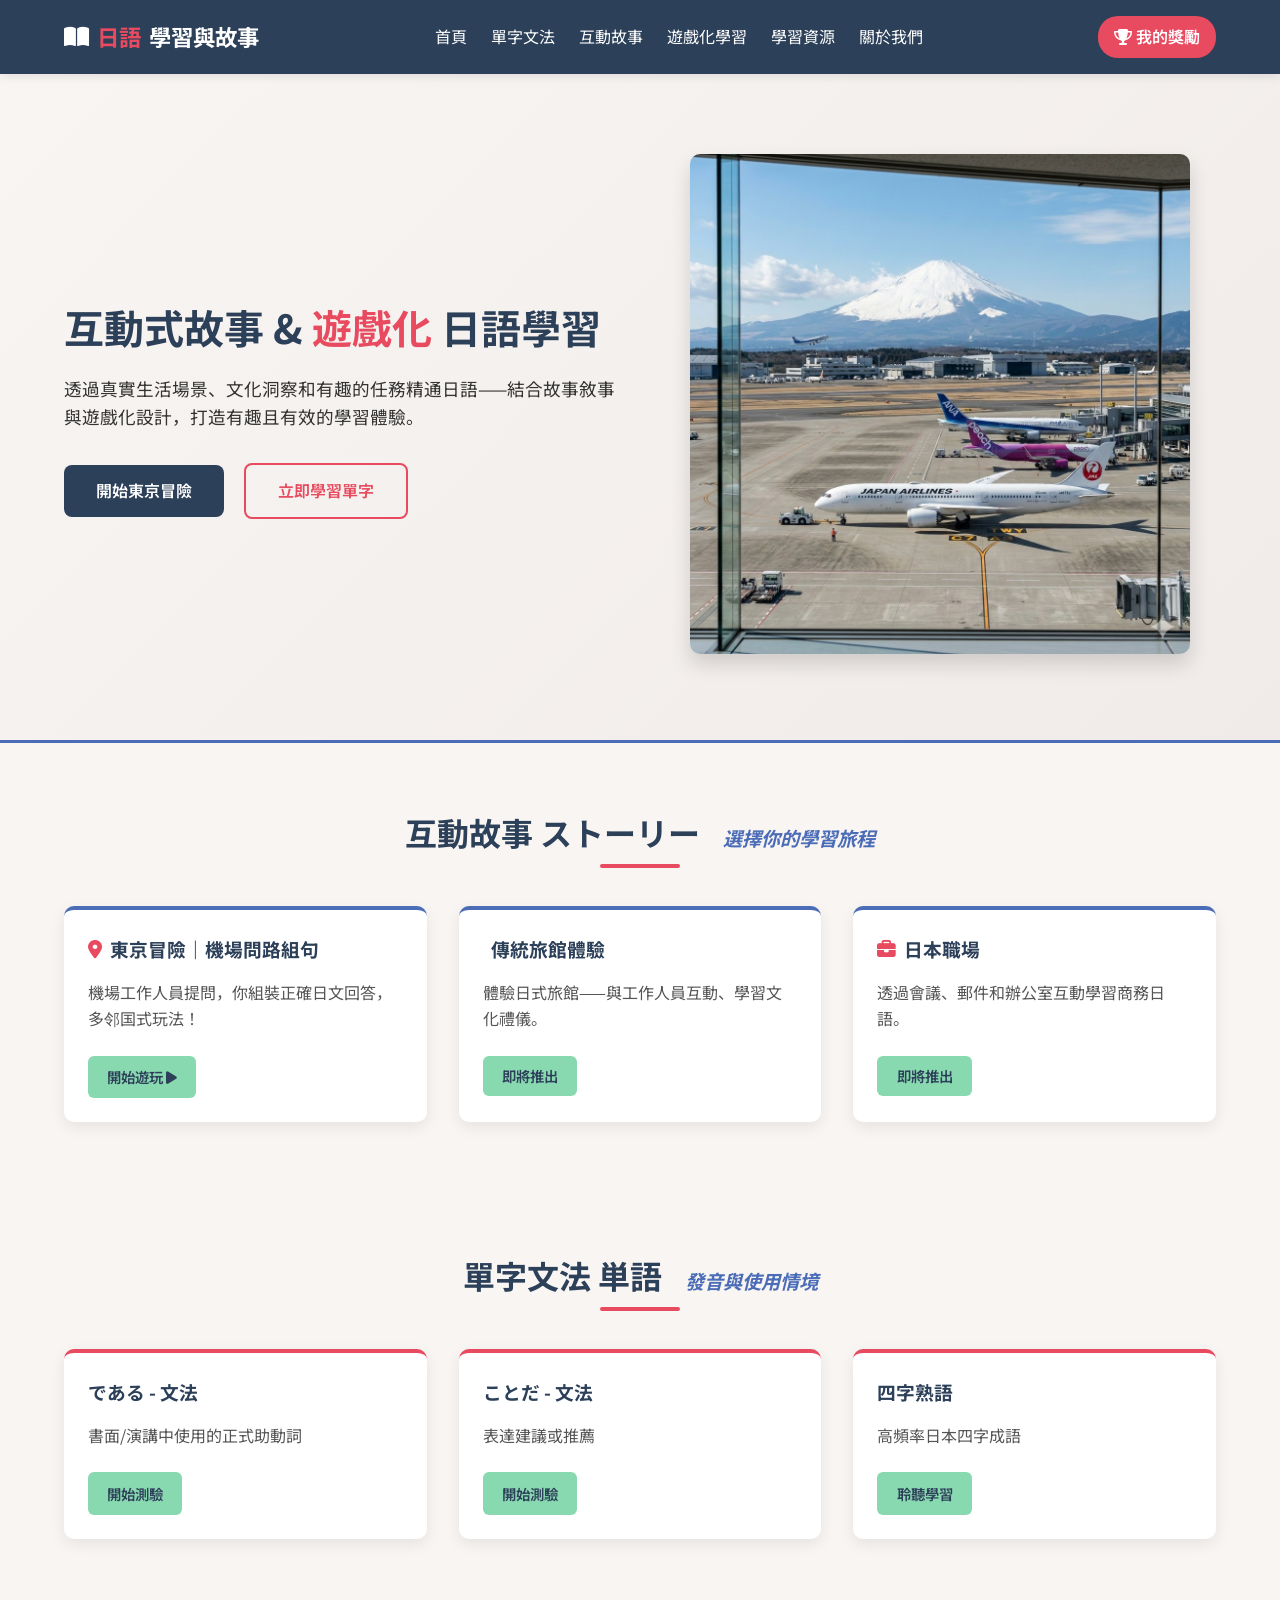
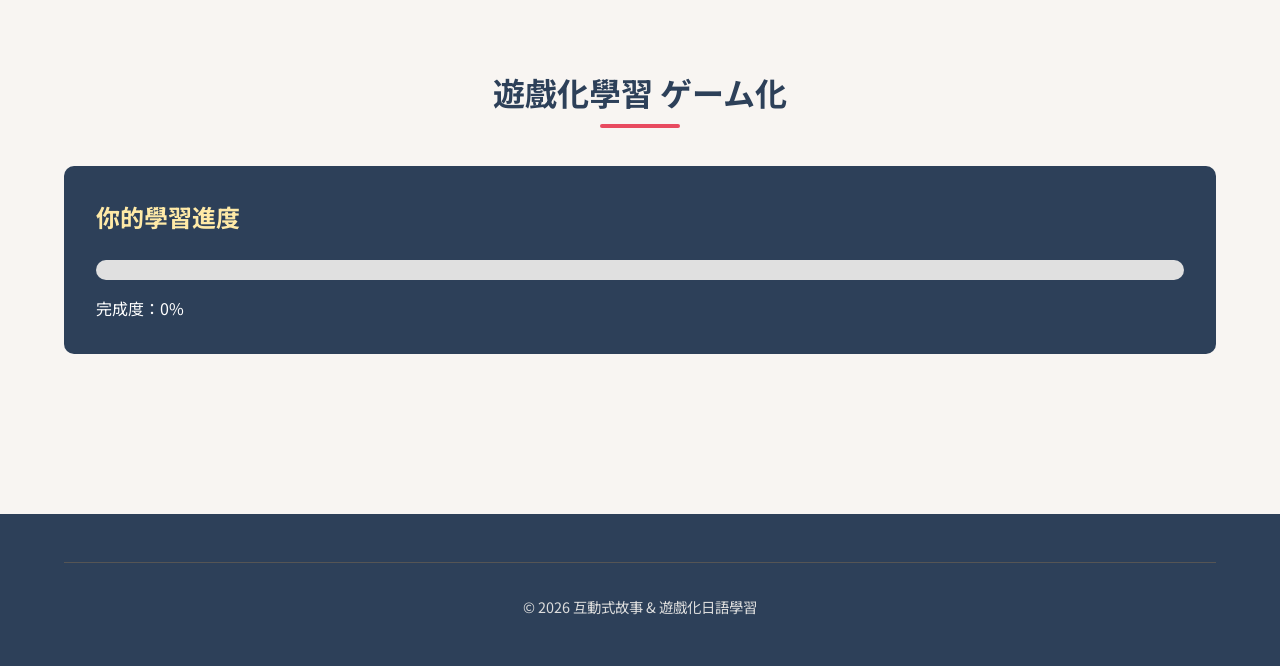
<file: index.html>
<!DOCTYPE html>
<html lang="zh-HK">
<head>
    <meta charset="UTF-8">
    <meta name="viewport" content="width=device-width, initial-scale=1.0">
    <title>互動式故事 & 遊戲化日語學習</title>
    <link rel="stylesheet" href="./styles.css">
    <style>
        @import url('https://fonts.googleapis.com/css2?family=Noto+Sans+JP:wght@400;500;700&display=swap');
        .nav-logo {
            font-size: 1.4rem;
            font-weight: 700;
            display: flex;
            align-items: center;
            gap: 0.5rem;
        }
        .nav-logo span {
            color: var(--primary-coral);
        }
        .nav-links {
            display: flex;
            gap: 1.5rem;
            list-style: none;
        }
        .nav-links a {
            color: white;
            text-decoration: none;
            padding: 0.5rem 0;
            border-bottom: 2px solid transparent;
            transition: all 0.3s ease;
        }
        .nav-links a:hover {
            border-bottom: 2px solid var(--accent-mint);
            color: var(--accent-mint);
        }
        .gamification-hub {
            background-color: var(--primary-coral);
            padding: 0.5rem 1rem;
            border-radius: 20px;
            text-decoration: none;
            color: white;
            font-weight: 600;
            transition: all 0.3s ease;
        }
        .gamification-hub:hover {
            background-color: var(--accent-mint);
            color: var(--primary-navy);
        }
        .hero {
            padding: 5rem 5%;
            display: flex;
            flex-wrap: wrap;
            align-items: center;
            gap: 3rem;
            background: linear-gradient(135deg, var(--base-cream) 0%, #f0ebe8 100%);
            border-bottom: 3px solid var(--japan-indigo);
        }
        .hero-text {
            flex: 1 1 400px;
        }
        .hero-text h1 {
            font-size: 2.5rem;
            margin-bottom: 1rem;
            color: var(--primary-navy);
        }
        .hero-text h1 span {
            color: var(--primary-coral);
        }
        .hero-text p {
            font-size: 1.1rem;
            margin-bottom: 2rem;
            max-width: 600px;
        }
        .cta-btn {
            background-color: var(--primary-navy);
            color: white;
            padding: 0.8rem 2rem;
            border-radius: 8px;
            text-decoration: none;
            font-weight: 600;
            margin-right: 1rem;
            transition: all 0.3s ease;
            display: inline-block;
            cursor: pointer;
            border: none;
        }
        .cta-btn.secondary {
            background-color: transparent;
            border: 2px solid var(--primary-coral);
            color: var(--primary-coral);
        }
        .cta-btn:hover {
            background-color: var(--japan-indigo);
            transform: translateY(-3px);
            box-shadow: 0 5px 15px rgba(0,0,0,0.1);
        }
        .cta-btn.secondary:hover {
            background-color: var(--primary-coral);
            color: white;
        }
        .hero-visual {
            flex: 1 1 400px;
            text-align: center;
        }
        .hero-visual img {
            width: 100%;
            max-width: 500px;
            border-radius: 10px;
            box-shadow: 0 10px 20px rgba(0,0,0,0.15);
        }
        .section {
            padding: 4rem 5%;
        }
        .section-title {
            text-align: center;
            font-size: 2rem;
            color: var(--primary-navy);
            margin-bottom: 3rem;
            position: relative;
        }
        .section-title::after {
            content: '';
            width: 80px;
            height: 4px;
            background-color: var(--primary-coral);
            position: absolute;
            bottom: -10px;
            left: 50%;
            transform: translateX(-50%);
            border-radius: 2px;
        }
        .section-title span {
            font-size: 1.2rem;
            color: var(--japan-indigo);
            font-style: italic;
            margin-left: 1rem;
        }
        .card-grid {
            display: grid;
            grid-template-columns: repeat(auto-fit, minmax(300px, 1fr));
            gap: 2rem;
        }
        .card {
            background-color: white;
            border-radius: 10px;
            padding: 1.5rem;
            box-shadow: 0 5px 15px rgba(0,0,0,0.08);
            transition: all 0.3s ease;
            border-top: 4px solid var(--japan-indigo);
        }
        .card:hover {
            transform: translateY(-5px);
            box-shadow: 0 10px 25px rgba(0,0,0,0.12);
        }
        .card.vocab {
            border-top-color: var(--primary-coral);
        }
        .card.resource {
            border-top-color: var(--accent-mint);
        }
        .card h3 {
            color: var(--primary-navy);
            margin-bottom: 1rem;
            display: flex;
            align-items: center;
            gap: 0.5rem;
        }
        .card h3 i {
            color: var(--primary-coral);
        }
        .card p {
            margin-bottom: 1.5rem;
            color: #555;
        }
        .card-btn {
            display: inline-block;
            background-color: var(--accent-mint);
            color: var(--primary-navy);
            padding: 0.6rem 1.2rem;
            border-radius: 6px;
            text-decoration: none;
            font-weight: 600;
            font-size: 0.9rem;
            transition: all 0.3s ease;
            border: none;
            cursor: pointer;
        }
        .card-btn:hover {
            background-color: var(--primary-coral);
            color: white;
        }
        .gamification-section {
            background-color: var(--primary-navy);
            color: white;
            border-radius: 10px;
            padding: 2rem;
            margin: 2rem 0;
        }
        .gamification-section h3 {
            color: var(--accent-yellow);
            margin-bottom: 1.5rem;
            font-size: 1.5rem;
        }
        .progress-bar {
            width: 100%;
            height: 20px;
            background-color: var(--light-gray);
            border-radius: 10px;
            margin-bottom: 1rem;
            overflow: hidden;
        }
        .progress-fill {
            height: 100%;
            background-color: var(--accent-yellow);
            width: 0%;
            border-radius: 10px;
            transition: width 0.5s ease;
        }
        .badge-grid {
            display: flex;
            gap: 1rem;
            flex-wrap: wrap;
            margin-top: 2rem;
        }
        .badge {
            background-color: white;
            color: var(--primary-navy);
            width: 80px;
            height: 80px;
            border-radius: 50%;
            display: flex;
            flex-direction: column;
            align-items: center;
            justify-content: center;
            font-size: 0.8rem;
            font-weight: 600;
            box-shadow: 0 3px 10px rgba(0,0,0,0.2);
        }
        .badge.locked {
            opacity: 0.5;
            background-color: var(--light-gray);
        }
        .badge i {
            font-size: 1.5rem;
            margin-bottom: 0.5rem;
            color: var(--primary-coral);
        }
        footer {
            background-color: var(--primary-navy);
            color: white;
            padding: 3rem 5%;
            margin-top: 4rem;
        }
        .footer-grid {
            display: grid;
            grid-template-columns: repeat(auto-fit, minmax(250px, 1fr));
            gap: 2rem;
            margin-bottom: 2rem;
        }
        .footer-col h3 {
            font-size: 1.3rem;
            margin-bottom: 1rem;
            color: var(--accent-mint);
        }
        .footer-col a {
            color: #ddd;
            text-decoration: none;
            display: block;
            margin-bottom: 0.8rem;
            transition: color 0.3s ease;
        }
        .footer-col a:hover {
            color: var(--primary-coral);
        }
        .social-links {
            display: flex;
            gap: 1rem;
            margin-top: 1rem;
        }
        .social-links a {
            background-color: var(--japan-indigo);
            width: 40px;
            height: 40px;
            border-radius: 50%;
            display: flex;
            align-items: center;
            justify-content: center;
            font-size: 1.2rem;
        }
        .social-links a:hover {
            background-color: var(--primary-coral);
            color: white;
        }
        .copyright {
            text-align: center;
            padding-top: 2rem;
            border-top: 1px solid #555;
            color: #ddd;
            font-size: 0.9rem;
        }
        /* 組句遊戲專用樣式 */
        .game-modal {
            display: none;
            position: fixed;
            z-index: 9999;
            left:0; top:0;
            width:100%; height:100%;
            background: rgba(0,0,0,0.6);
        }
        .game-box {
            background: white;
            max-width: 650px;
            margin: 50px auto;
            padding: 30px;
            border-radius: 16px;
            max-height: 85vh;
            overflow-y: auto;
        }
        .game-close {
            text-align: right;
            cursor: pointer;
            font-size: 18px;
            color: #666;
        }
        .staff-question {
            text-align: center;
            margin: 20px 0;
        }
        .jp-question {
            font-size: 28px;
            font-weight: bold;
            color: var(--primary-navy);
        }
        .cn-question {
            font-size: 14px;
            color: #666;
            margin-top: 6px;
        }
        .answer-area {
            min-height: 60px;
            border: 2px dashed #ccc;
            border-radius: 10px;
            padding: 15px;
            margin: 20px 0;
            display: flex;
            flex-wrap: wrap;
            gap: 8px;
            align-items: center;
            justify-content: center;
        }
        .word-pool {
            display: flex;
            flex-wrap: wrap;
            gap: 10px;
            justify-content: center;
            margin: 20px 0;
        }
        .word-piece {
            background: var(--japan-indigo);
            color: white;
            padding: 10px 14px;
            border-radius: 8px;
            cursor: pointer;
            user-select: none;
        }
        .word-piece.used {
            background: #ccc;
            pointer-events: none;
        }
        .answer-piece {
            background: var(--accent-mint);
            color: var(--primary-navy);
            padding: 10px 14px;
            border-radius: 8px;
            cursor: pointer;
        }
        .game-feedback {
            text-align: center;
            font-weight: bold;
            font-size: 16px;
            margin: 10px 0;
            height: 24px;
        }
        .game-next {
            background: var(--primary-navy);
            color: white;
            border: none;
            padding: 12px 24px;
            border-radius: 8px;
            cursor: pointer;
            margin: 10px auto;
            display: block;
        }
        .game-finish {
            text-align: center;
            padding: 30px 10px;
        }
        @media (max-width: 768px) {
            .nav-links { display: none; }
            .hero h1 { font-size: 2rem; }
            .cta-btn { width: 100%; margin-bottom: 10px; }
            .jp-question { font-size: 24px; }
        }
    </style>
    <link rel="stylesheet" href="https://cdnjs.cloudflare.com/ajax/libs/font-awesome/6.4.0/css/all.min.css">
</head>
<body>
<!-- 你的原本頁面 100% 完全保留 -->
<nav>
    <div class="nav-logo">
        <i class="fas fa-book-open"></i>
        <span>日語</span> 學習與故事
    </div>
    <ul class="nav-links">
        <li><a href="#home">首頁</a></li>
        <li><a href="#vocab">單字文法</a></li>
        <li><a href="#stories">互動故事</a></li>
        <li><a href="#gamification">遊戲化學習</a></li>
        <li><a href="#resources">學習資源</a></li>
        <li><a href="#about">關於我們</a></li>
    </ul>
    <a href="#gamification" class="gamification-hub"><i class="fas fa-trophy"></i> 我的獎勵</a>
</nav>
<section id="home" class="hero">
    <div class="hero-text">
        <h1>互動式故事 & <span>遊戲化</span> 日語學習</h1>
        <p>透過真實生活場景、文化洞察和有趣的任務精通日語——結合故事敘事與遊戲化設計，打造有趣且有效的學習體驗。</p>
        <a href="#stories" class="cta-btn">開始東京冒險</a>
        <a href="#vocab" class="cta-btn secondary">立即學習單字</a>
    </div>
    <div class="hero-visual">
        <img src="./japan-banner.jpg" alt="透過故事學習日語">
    </div>
</section>
<!-- 東京冒險 - 組句遊戲關卡 -->
<section id="stories" class="section">
    <h2 class="section-title">互動故事 ストーリー <span>選擇你的學習旅程</span></h2>
    <div class="card-grid">
        <div class="card">
            <h3><i class="fas fa-map-marker-alt"></i> 東京冒險｜機場問路組句</h3>
            <p>機場工作人員提問，你組裝正確日文回答，多邻国式玩法！</p>
            <a class="card-btn" href="./adventure.html">開始遊玩 <i class="fas fa-play"></i></a>
            <!-- <button class="card-btn" onclick="startGame()">開始遊玩 <i class="fas fa-play"></i></button> -->
        </div>
        <div class="card">
            <h3><i class="fas fa-tea"></i> 傳統旅館體驗</h3>
            <p>體驗日式旅館——與工作人員互動、學習文化禮儀。</p>
            <button class="card-btn">即將推出</button>
        </div>
        <div class="card">
            <h3><i class="fas fa-briefcase"></i> 日本職場</h3>
            <p>透過會議、郵件和辦公室互動學習商務日語。</p>
            <button class="card-btn">即將推出</button>
        </div>
    </div>
</section>
<!-- 組句遊戲彈窗 -->
<div class="game-modal" id="gameModal">
    <div class="game-box">
        <div class="game-close" onclick="closeGame()">✕ 關閉</div>
        <div id="gameContent"></div>
    </div>
</div>
<!-- 其餘區塊完全不動 -->
<section id="vocab" class="section">
    <h2 class="section-title">單字文法 単語 <span>發音與使用情境</span></h2>
    <div class="card-grid">
        <div class="card vocab"><h3>である - 文法</h3><p>書面/演講中使用的正式助動詞</p><a class="card-btn" href="./mc-quiz.html">開始測驗</a></div>
        <div class="card vocab"><h3>ことだ - 文法</h3><p>表達建議或推薦</p><a class="card-btn">開始測驗</a></div>
        <div class="card vocab"><h3>四字熟語</h3><p>高頻率日本四字成語</p><a class="card-btn">聆聽學習</a></div>
    </div>
</section>
<section id="gamification" class="section">
    <h2 class="section-title">遊戲化學習 ゲーム化</h2>
    <div class="gamification-section">
        <h3>你的學習進度</h3>
        <div class="progress-bar"><div class="progress-fill" id="progressBar"></div></div>
        <p>完成度：<span id="progressPercent">0</span>%</p>
    </div>
</section>
<footer id="about">
    <div class="copyright">© 2026 互動式故事 & 遊戲化日語學習</div>
</footer>
<script>
// ========================
// 機場組句遊戲 - 完全依你需求
// ========================
const levels = [
    {
        jp: "すみません、搭乗口はどこですか？",
        cn: "請問，登机口在哪裡？",
        answer: ["すみません","あちらの","右側です"],
        words: ["すみません","あちらの","右側です","左へ","ここです"]
    },
    {
        jp: "すみません、お手洗いはどこですか？",
        cn: "請問，洗手間在哪裡？",
        answer: ["すみません","まっすぐ","行ってください"],
        words: ["すみません","まっすぐ","行ってください","ここ","座って"]
    },
    {
        jp: "待合室はどこにありますか？",
        cn: "請問，候機室在哪裡？",
        answer: ["二階の","エレベーターで","上がってください"],
        words: ["二階の","エレベーターで","上がってください","外へ","来て"]
    },
    {
        jp: "荷物受取所はどこですか？",
        cn: "請問，行李提取處在哪裡？",
        answer: ["地下一階へ","お願いします","まっすぐです"],
        words: ["地下一階へ","お願いします","まっすぐです","ここ","食べて"]
    },
    {
        jp: "VIPラウンジはどこですか？",
        cn: "請問，貴賓室在哪裡？",
        answer: ["あちらの","隣の","部屋です"],
        words: ["あちらの","隣の","部屋です","ここ","出て"]
    }
];
let current = 0;
let selected = [];
function startGame() {
    current = 0;
    selected = [];
    loadLevel();
    document.getElementById("gameModal").style.display = "block";
}
function loadLevel() {
    const lv = levels[current];
    const content = document.getElementById("gameContent");
    content.innerHTML = `
        <h3>🛫 東京空港 問路組句</h3>
        <div class="staff-question">
            <div class="jp-question">${lv.jp}</div>
            <div class="cn-question">${lv.cn}</div>
        </div>
        <p>請組裝你的回答：</p>
        <div class="answer-area" id="answerArea"></div>
        <div class="word-pool" id="wordPool"></div>
        <div class="game-feedback" id="feedback"></div>
        <button class="game-next" id="nextBtn" style="display:none;" onclick="nextLevel()">下一題</button>
    `;
    renderWords();
}
function renderWords() {
    const lv = levels[current];
    const pool = document.getElementById("wordPool");
    pool.innerHTML = "";
    lv.words.forEach((w,i) => {
        const piece = document.createElement("div");
        piece.className = "word-piece";
        piece.innerText = w;
        piece.onclick = () => pickWord(w, piece);
        pool.appendChild(piece);
    });
}
function pickWord(word, el) {
    selected.push(word);
    el.classList.add("used");
    const area = document.getElementById("answerArea");
    const ans = document.createElement("div");
    ans.className = "answer-piece";
    ans.innerText = word;
    ans.onclick = () => removeWord(word, ans, el);
    area.appendChild(ans);
    checkAnswer();
}
function removeWord(word, ansEl, wordEl) {
    selected = selected.filter(w => w !== word);
    ansEl.remove();
    wordEl.classList.remove("used");
}
function checkAnswer() {
    const lv = levels[current];
    const fb = document.getElementById("feedback");
    const next = document.getElementById("nextBtn");
    if (selected.join(',') === lv.answer.join(',')) {
        fb.innerText = "✅ 正解！";
        next.style.display = "block";
    } else {
        fb.innerText = "";
    }
}
function nextLevel() {
    current++;
    selected = [];
    if (current >= levels.length) {
        document.getElementById("gameContent").innerHTML = `
            <div class="game-finish">
                <h2>🎉 關卡全破！</h2>
                <p>你已學會機場所有問路回答！</p>
                <button class="game-next" onclick="closeGame()">完成</button>
            </div>
        `;
        updateProgress(100);
        return;
    }
    loadLevel();
    updateProgress(Math.round((current / levels.length) * 100));
}
function updateProgress(p) {
    document.getElementById("progressBar").style.width = p + "%";
    document.getElementById("progressPercent").innerText = p;
}
function closeGame() {
    document.getElementById("gameModal").style.display = "none";
}
</script>
</body>
</html>
</file>
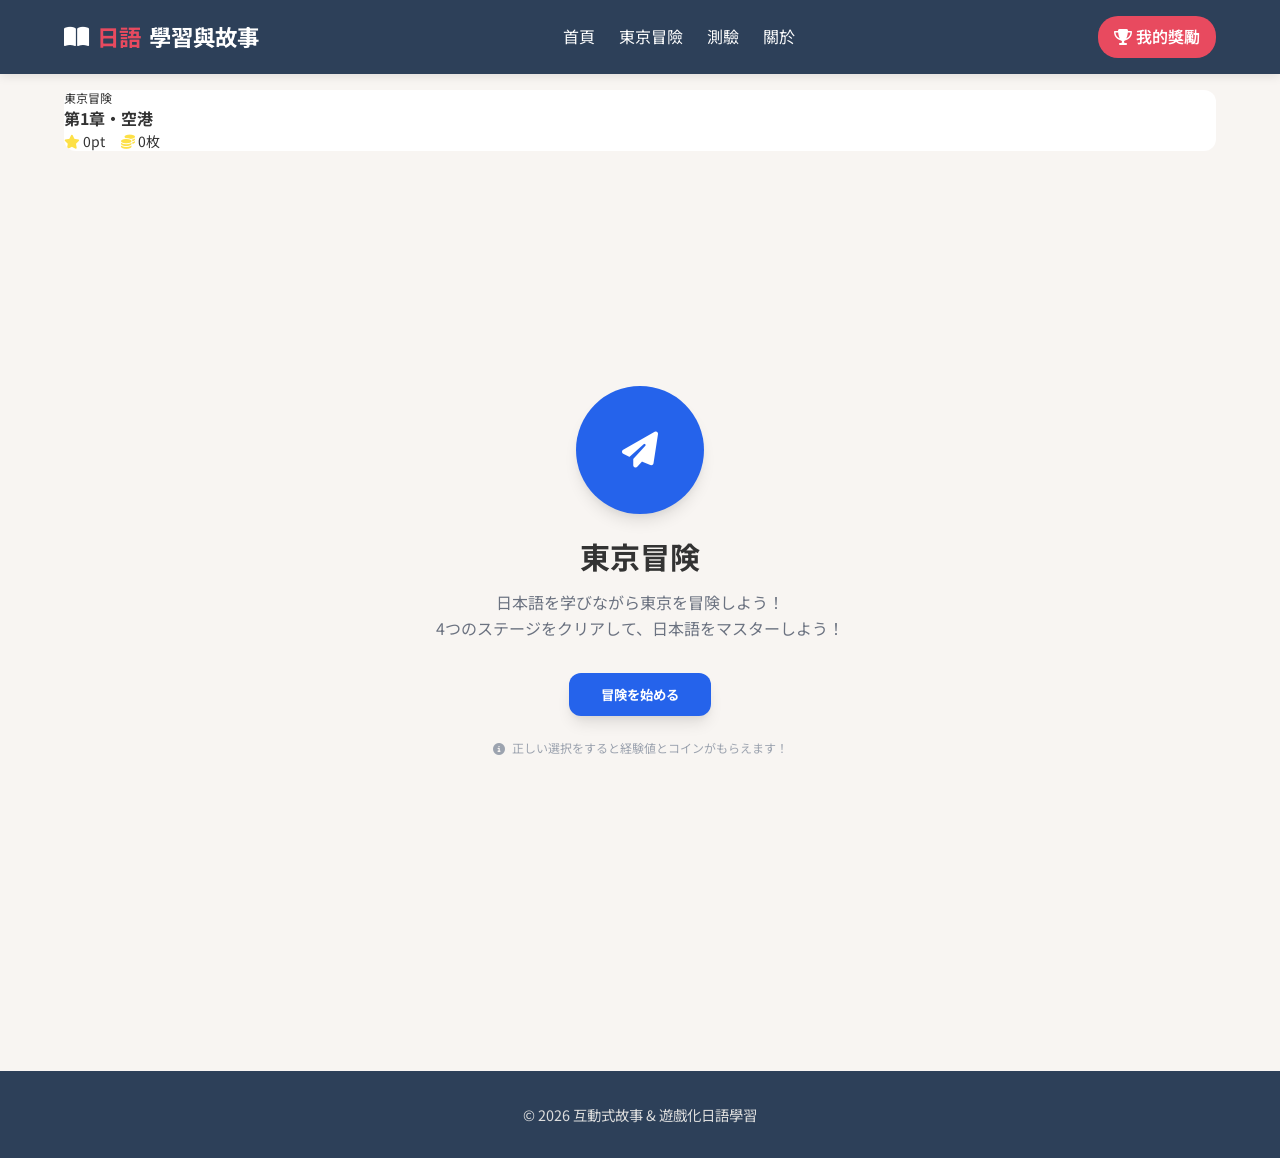
<file: adventure.html>
<!DOCTYPE html>
<html lang="zh-CN">
<head>
    <meta charset="UTF-8">
    <meta name="viewport" content="width=device-width, initial-scale=1.0">
    <title>東京冒険 - 日本語学習</title>
    <link rel="stylesheet" href="./styles.css">
    <link rel="stylesheet" href="https://cdnjs.cloudflare.com/ajax/libs/font-awesome/6.4.0/css/all.min.css">
    <style>
        @import url('https://fonts.googleapis.com/css2?family=Noto+Sans+JP:wght@400;500;700&display=swap');
        body { background-color: var(--base-cream); }
        .hidden { display: none !important; }
        .map-marker { position: absolute; cursor: pointer; text-align: center; transition: all 0.3s ease; }
        .map-marker:hover { transform: scale(1.1); }
        .dialog-bubble { position: relative; margin: 8px 0; }
        .dialog-bubble::before { content: ""; position: absolute; left: -8px; top: 16px; width: 0; height: 0; border-top: 8px solid transparent; border-bottom: 8px solid transparent; border-right: 8px solid white; }
        .dialog-bubble-right::before { left: auto; right: -8px; border-right: none; border-left: 8px solid #e6f2ff; }
    </style>
</head>
<body>
<nav>
    <div class="nav-logo">
        <i class="fas fa-book-open"></i>
        <span>日語</span> 學習與故事
    </div>
    <ul class="nav-links">
        <li><a href="./index.html">首頁</a></li>
        <li><a href="./adventure.html">東京冒險</a></li>
        <li><a href="./mc-quiz.html">測驗</a></li>
        <li><a href="#about">關於</a></li>
    </ul>
    <a href="#" class="gamification-hub"><i class="fas fa-trophy"></i> 我的獎勵</a>
</nav>
<main class="max-w-6xl mx-auto" style="padding: 1rem 5%;">
    <!-- 主要內容 -->
    <div class="bg-white shadow-xl rounded-xl overflow-hidden">
        <div>
            <p class="text-xs opacity-70">東京冒険</p>
            <p class="font-bold" id="chapter-title">第1章・空港</p>
        </div>
        <div class="flex gap-4 text-sm">
            <span><i class="fa fa-star text-yellow-300"></i> <span id="exp">0</span>pt</span>
            <span><i class="fa fa-coins text-yellow-300"></i> <span id="coins">0</span>枚</span>
        </div>
    </div>

    <div id="app">
        <!-- 开始页面 -->
        <div id="start-screen" class="min-h-[calc(100vh-60px)] flex flex-col justify-center items-center p-6 text-center">
            <div class="w-32 h-32 bg-blue-600 rounded-full flex items-center justify-center mb-6 shadow-lg">
                <i class="fa fa-paper-plane text-white text-4xl"></i>
            </div>
            <h1 class="text-3xl font-bold mb-4">東京冒険</h1>
            <p class="text-gray-600 mb-8">日本語を学びながら東京を冒険しよう！<br>4つのステージをクリアして、日本語をマスターしよう！</p>
            <button onclick="startAdventure()" class="bg-blue-600 hover:bg-blue-700 text-white py-3 px-8 rounded-xl font-bold shadow-lg btn-primary">
                冒険を始める
            </button>
            <p class="mt-6 text-xs text-gray-500">
                <i class="fa fa-info-circle mr-1"></i> 正しい選択をすると経験値とコインがもらえます！
            </p>
        </div>

        <!-- 地图页面 -->
        <div id="map-screen" class="hidden min-h-[calc(100vh-60px)] p-4">
            <h2 class="text-xl font-bold mb-4">東京マップ</h2>
            <!-- 地图容器 -->
            <div class="relative w-full h-80 bg-blue-50 mb-4 rounded-xl overflow-hidden shadow-md">
                <div class="absolute inset-0 bg-cover bg-center" style="background-image: url('https://picsum.photos/id/1039/600/400');"></div>
                
                <!-- 空港标记 -->
                <div class="map-marker top-[20%] left-[30%]" onclick="goToLocation('airport')">
                    <div class="w-8 h-8 bg-red-500 rounded-full flex items-center justify-center text-white shadow-md">
                        <i class="fa fa-plane"></i>
                    </div>
                    <p class="text-xs mt-1 bg-white/80 px-1 rounded font-medium">空港</p>
                    <p class="text-[10px] text-white bg-red-500/80 px-1 rounded mt-1">ステージ1</p>
                </div>
                
                <!-- 餐厅标记 -->
                <div id="marker-restaurant" class="map-marker top-[40%] left-[50%] opacity-50 pointer-events-none">
                    <div class="w-8 h-8 bg-gray-400 rounded-full flex items-center justify-center text-white shadow-md">
                        <i class="fa fa-cutlery"></i>
                    </div>
                    <p class="text-xs mt-1 bg-white/80 px-1 rounded font-medium">レストラン</p>
                    <p class="text-[10px] text-white bg-gray-400/80 px-1 rounded mt-1">ステージ2</p>
                </div>
                
                <!-- 祭り标记 -->
                <div id="marker-festival" class="map-marker top-[60%] left-[70%] opacity-50 pointer-events-none">
                    <div class="w-8 h-8 bg-gray-400 rounded-full flex items-center justify-center text-white shadow-md">
                        <i class="fa fa-fire"></i>
                    </div>
                    <p class="text-xs mt-1 bg-white/80 px-1 rounded font-medium">祭り</p>
                    <p class="text-[10px] text-white bg-gray-400/80 px-1 rounded mt-1">ステージ3</p>
                </div>
                
                <!-- 観光案内标记 -->
                <div id="marker-tourist" class="map-marker top-[30%] left-[80%] opacity-50 pointer-events-none">
                    <div class="w-8 h-8 bg-gray-400 rounded-full flex items-center justify-center text-white shadow-md">
                        <i class="fa fa-user"></i>
                    </div>
                    <p class="text-xs mt-1 bg-white/80 px-1 rounded font-medium">観光案内</p>
                    <p class="text-[10px] text-white bg-gray-400/80 px-1 rounded mt-1">ステージ4</p>
                </div>
            </div>

            <!-- 进度卡片 -->
            <div class="bg-white p-4 rounded-xl shadow-sm mb-4 border border-gray-100">
                <h3 class="font-bold text-sm mb-3 flex items-center">
                    <i class="fa fa-tasks text-blue-500 mr-2"></i>クエスト進捗
                </h3>
                <!-- 动态生成所有关卡进度 -->
                <div id="progress-container">
                    <div class="mb-3">
                        <div class="flex justify-between text-xs mb-1">
                            <span class="text-gray-700">空港ミッション</span>
                            <span id="progress-airport" class="font-medium">0/2</span>
                        </div>
                        <div class="progress-bar w-full">
                            <div id="bar-airport" class="progress-fill bg-blue-500" style="width:0%"></div>
                        </div>
                    </div>
                    <div class="mb-3">
                        <div class="flex justify-between text-xs mb-1">
                            <span class="text-gray-700">レストランミッション</span>
                            <span id="progress-restaurant" class="font-medium">0/2</span>
                        </div>
                        <div class="progress-bar w-full">
                            <div id="bar-restaurant" class="progress-fill bg-orange-500" style="width:0%"></div>
                        </div>
                    </div>
                    <div class="mb-3">
                        <div class="flex justify-between text-xs mb-1">
                            <span class="text-gray-700">祭りミッション</span>
                            <span id="progress-festival" class="font-medium">0/2</span>
                        </div>
                        <div class="progress-bar w-full">
                            <div id="bar-festival" class="progress-fill bg-pink-500" style="width:0%"></div>
                        </div>
                    </div>
                    <div class="mb-3">
                        <div class="flex justify-between text-xs mb-1">
                            <span class="text-gray-700">観光案内ミッション</span>
                            <span id="progress-tourist" class="font-medium">0/2</span>
                        </div>
                        <div class="progress-bar w-full">
                            <div id="bar-tourist" class="progress-fill bg-purple-500" style="width:0%"></div>
                        </div>
                    </div>
                    <div>
                        <div class="flex justify-between text-xs mb-1">
                            <span class="text-gray-700 font-bold">全体進行</span>
                            <span id="progress-total" class="font-medium">0%</span>
                        </div>
                        <div class="progress-bar w-full bg-gray-200">
                            <div id="bar-total" class="progress-fill bg-green-500" style="width:0%"></div>
                        </div>
                    </div>
                </div>
            </div>

            <div class="grid grid-cols-2 gap-3 mb-4">
                <button onclick="showCurrentProgress()" class="bg-blue-600 text-white py-2 px-4 rounded-xl font-medium text-sm btn-primary">
                    <i class="fa fa-line-chart mr-1"></i> 進捗状況を確認
                </button>
                <button onclick="resetGame()" class="bg-red-500 text-white py-2 px-4 rounded-xl font-medium text-sm btn-primary">
                    <i class="fa fa-refresh mr-1"></i> ゲームをリセット
                </button>
            </div>
            
            <div class="bg-blue-50 p-3 rounded-xl text-sm text-blue-800">
                <i class="fa fa-lightbulb-o mr-1"></i> 
                <strong>ヒント：</strong>各ステージで正しい選択をして、単語クイズに合格すると次のステージが開放されます！
            </div>
        </div>

        <!-- 故事页面 -->
        <div id="story-screen" class="hidden min-h-[calc(100vh-60px)] flex flex-col">
            <div class="w-full h-48 bg-cover bg-center" id="scene-image"></div>
            <div class="flex-grow overflow-y-auto p-4" id="dialog-area"></div>
            <div class="p-4 border-t border-gray-100" id="choices-area"></div>
            <div class="p-2 flex justify-between">
                <button onclick="showScreen('map-screen')" class="w-[48%] bg-gray-200 py-2 rounded-lg text-sm hover:bg-gray-300 transition">
                    <i class="fa fa-arrow-left mr-1"></i> マップに戻る
                </button>
                <button onclick="readDialogueAloud()" class="w-[48%] bg-purple-600 text-white py-2 rounded-lg text-sm hover:bg-purple-700 transition">
                    <i class="fa fa-volume-up mr-1"></i> 音声で読む
                </button>
            </div>
        </div>

        <!-- 学习页面 -->
        <div id="learning-screen" class="hidden min-h-[calc(100vh-60px)] p-4">
            <h2 class="text-xl font-bold mb-4">単語学習 - <span id="learning-location">空港</span></h2>
            
            <div class="bg-blue-50 p-3 rounded-lg mb-4 text-sm">
                <i class="fa fa-book mr-1"></i> 
                以下の単語を覚えて、クイズに挑戦しましょう！
            </div>
            
            <div class="grid grid-cols-2 gap-3 mb-6" id="words-container"></div>
            
            <div class="bg-gray-50 p-4 rounded-xl mb-4 border border-gray-100" id="exercise-area">
                <h3 class="font-bold mb-2 flex items-center">
                    <i class="fa fa-question-circle text-blue-500 mr-2"></i>練習問題
                </h3>
                <div class="text-sm text-gray-500 mb-2" id="exercise-count">問題 1/3</div>
                <p class="mb-3 font-medium" id="exercise-question"></p>
                <div class="space-y-2" id="exercise-options"></div>
                <div id="exercise-feedback" class="mt-3 hidden p-2 rounded-lg text-sm"></div>
            </div>
            
            <button onclick="finishLearning()" class="w-full bg-blue-600 text-white py-3 rounded-xl font-bold btn-primary">
                <i class="fa fa-check mr-1"></i> 学習を終える
            </button>
        </div>
    </div>
    
    <!-- 奖励提示弹窗 -->
    <div id="reward-popup" class="hidden fixed top-1/2 left-1/2 transform -translate-x-1/2 -translate-y-1/2 bg-white p-6 rounded-xl shadow-lg z-50 text-center">
        <div class="w-16 h-16 bg-yellow-400 rounded-full flex items-center justify-center mx-auto mb-3">
            <i class="fa fa-gift text-white text-3xl"></i>
        </div>
        <h3 class="font-bold text-lg mb-2" id="reward-title">おめでとう！</h3>
        <p class="mb-4" id="reward-message">経験値を5pt獲得しました！</p>
        <button onclick="hideRewardPopup()" class="bg-blue-600 text-white py-2 px-6 rounded-lg">
            OK
        </button>
    </div>
</div>
</main>

<script>
// 简化的游戏数据
const gameData = {
    player: {
        exp: 0,
        coins: 0,
        completed: []
    },
    currentLocation: 'airport',
    locations: {
        airport: {
            name: '空港',
            chapter: '第1章・空港',
            image: 'https://picsum.photos/id/1057/600/400',
            dialogues: [
                {
                    id: 'airport-1',
                    speaker: '空港スタッフ',
                    text: 'いらっしゃいませ！東京国際空港へようこそ！ご用はありますか？',
                    choices: [
                        { text: 'すみません、案内所はどこですか？', next: 'airport-2', correct: true, mission: 'airport-1', exp: 5, coins: 10 },
                        { text: 'トイレはどこですか？', next: 'airport-2', correct: false, hint: 'このステージの目標は案内所の場所を聞くことです！もう一度試してください。' },
                        { text: '飛行機の出発時間を教えてください。', next: 'airport-2', correct: false, hint: 'まずは案内所の場所を聞いてみましょう！' }
                    ]
                },
                {
                    id: 'airport-2',
                    speaker: '空港スタッフ',
                    text: '案内所はあちら、エスカレーターの右側にあります。ご利用は自由です！',
                    choices: [
                        { text: 'ありがとうございます。助かりました！', next: null, correct: true, exp: 5, coins: 10 },
                        { text: 'すみません、もう一度ゆっくりお願いします。', next: null, correct: false, hint: 'スタッフの説明を理解したら、丁寧にお礼を言いましょう！' },
                        { text: '他に何か案内できますか？', next: null, correct: false, hint: 'まずは基本的なお礼を言うことが大切です！' }
                    ]
                }
            ],
            words: [
                { jp: '空港', yomi: 'くうこう', cn: '机场' },
                { jp: '出口', yomi: 'でぐち', cn: '出口' },
                { jp: '案内所', yomi: 'あんないじょ', cn: '服务台' },
                { jp: '右', yomi: 'みぎ', cn: '右边' },
                { jp: '左', yomi: 'ひだり', cn: '左边' },
                { jp: 'エスカレーター', yomi: 'えすかれーたー', cn: '自动扶梯' }
            ],
            exercises: [
                { q: '「空港」の意味は何ですか？', opt: ['飛行機の場所','駅','港','店'], ans: 0, exp: 5, coins: 5 },
                { q: '「案内所」の正しい読み方はどれですか？', opt: ['あんないしょ','あんないじょ','あんないちょ','あんないひょ'], ans: 1, exp: 5, coins: 5 },
                { q: '「右」の読み方はどれですか？', opt: ['ひだり','みぎ','うえ','した'], ans: 1, exp: 5, coins: 5 },
                { q: '「エスカレーター」の意味は何ですか？', opt: ['エレベーター','エスカレーター','エアコン','エントランス'], ans: 1, exp: 5, coins: 5 }
            ]
        },
        restaurant: {
            name: 'レストラン',
            chapter: '第2章・レストラン',
            image: 'https://picsum.photos/id/292/600/400',
            dialogues: [
                {
                    id: 'restaurant-1',
                    speaker: '店員',
                    text: 'いらっしゃいませ！お一人様ですか？それともお連れ様ですか？',
                    choices: [
                        { text: '一人です。空いている席はありますか？', next: 'restaurant-2', correct: true, mission: 'restaurant-1', exp: 5, coins: 10 },
                        { text: '二人です。窓側の席をお願いします。', next: 'restaurant-2', correct: false, hint: 'このステージでは一人で来たことを伝えましょう！' },
                        { text: '予約しています。名前は田中です。', next: 'restaurant-2', correct: false, hint: 'まずは人数を正しく伝えることが重要です！' }
                    ]
                },
                {
                    id: 'restaurant-2',
                    speaker: '店員',
                    text: 'はい、承知いたしました。こちらの席にどうぞ！ご注文は何になさいますか？',
                    choices: [
                        { text: 'おすすめの寿司をお願いします。飲み物は水でお願いします。', next: null, correct: true, exp: 5, coins: 10 },
                        { text: 'まだメニューを見ています。少し待ってください。', next: null, correct: false, hint: '基本的な注文を練習するため、すぐに注文しましょう！' },
                        { text: 'ランチセットは何がありますか？', next: null, correct: false, hint: 'まずは具体的なメニューを注文する練習をしましょう！' }
                    ]
                }
            ],
            words: [
                { jp: '寿司', yomi: 'すし', cn: '寿司' },
                { jp: 'ラーメン', yomi: 'らーめん', cn: '拉面' },
                { jp: '水', yomi: 'みず', cn: '水' },
                { jp: '一人', yomi: 'ひとり', cn: '一个人' },
                { jp: '注文', yomi: 'ちゅうもん', cn: '点餐' },
                { jp: '席', yomi: 'せき', cn: '座位' }
            ],
            exercises: [
                { q: '「寿司」は何の料理ですか？', opt: ['日本料理','中華料理','韓国料理','イタリア料理'], ans: 0, exp: 5, coins: 5 },
                { q: '「水」の正しい読み方はどれですか？', opt: ['みず','すい','みずう','す'], ans: 0, exp: 5, coins: 5 },
                { q: '「一人」の読み方はどれですか？', opt: ['いちにん','ひとり','いちじん','ひと'], ans: 1, exp: 5, coins: 5 },
                { q: '「注文」の意味は何ですか？', opt: ['支払う','注文する','待つ','食べる'], ans: 1, exp: 5, coins: 5 }
            ]
        },
        festival: {
            name: '祭り',
            chapter: '第3章・夏祭り',
            image: 'https://picsum.photos/id/325/600/400',
            dialogues: [
                {
                    id: 'festival-1',
                    speaker: '屋台さん',
                    text: 'いらっしゃいませ！夏祭りの屋台ですよ！何かお好きなものはありますか？',
                    choices: [
                        { text: 'りんご飴を一個ください。いくらですか？', next: 'festival-2', correct: true, mission: 'festival-1', exp: 5, coins: 10 },
                        { text: 'ちょっと見るだけです。あとで来ます。', next: 'festival-2', correct: false, hint: '祭りの屋台では、好きなものを注文する練習をしましょう！' },
                        { text: '花火はいつ始まりますか？', next: 'festival-2', correct: false, hint: 'まずは屋台の商品を注文することから始めましょう！' }
                    ]
                },
                {
                    id: 'festival-2',
                    speaker: '屋台さん',
                    text: 'はい、りんご飴です！300円になります。どうぞお召し上がりください！',
                    choices: [
                        { text: 'はい、お金です。ありがとうございます！美味しそうです。', next: null, correct: true, exp: 5, coins: 10 },
                        { text: '高いですね。200円でお願いできますか？', next: null, correct: false, hint: '祭りの屋台では、値段交渉は一般的ではありません。丁寧にお礼を言いましょう！' },
                        { text: '他に何かおいしいものはありますか？', next: null, correct: false, hint: 'まずは受け取った商品に対してお礼を言うことが大切です！' }
                    ]
                }
            ],
            words: [
                { jp: '祭り', yomi: 'まつり', cn: '祭典' },
                { jp: '屋台', yomi: 'やたい', cn: '小摊' },
                { jp: '花火', yomi: 'はなび', cn: '烟花' },
                { jp: 'りんご飴', yomi: 'りんごあめ', cn: '苹果糖' },
                { jp: '夏', yomi: 'なつ', cn: '夏天' },
                { jp: 'お金', yomi: 'おかね', cn: '钱' }
            ],
            exercises: [
                { q: '「祭り」の正しい読み方はどれですか？', opt: ['まつり','さつり','まつ','まつりい'], ans: 0, exp: 5, coins: 5 },
                { q: '「花火」の意味は何ですか？', opt: ['花','火','花火','焚き火'], ans: 2, exp: 5, coins: 5 },
                { q: '「屋台」の読み方はどれですか？', opt: ['やだい','やたい','おきだい','おきたい'], ans: 1, exp: 5, coins: 5 },
                { q: '「夏」の読み方はどれですか？', opt: ['なつ','か','した','しも'], ans: 0, exp: 5, coins: 5 }
            ]
        },
        tourist: {
            name: '観光案内',
            chapter: '第4章・観光案内',
            image: 'https://picsum.photos/id/429/600/400',
            dialogues: [
                {
                    id: 'tourist-1',
                    speaker: '外国からの観光客',
                    text: 'すみません、東京タワーへ行きたいのですが、どのように行けばいいですか？',
                    choices: [
                        { text: 'この道をまっすぐ行って、駅まで行き、電車で東京タワー前へお越しください。', next: 'tourist-2', correct: true, mission: 'tourist-1', exp: 5, coins: 10 },
                        { text: '分かりません。自分で地図を見てください。', next: 'tourist-2', correct: false, hint: '観光客に親切に道を教える練習をしましょう！' },
                        { text: 'タクシーで行くのが一番早いです。', next: 'tourist-2', correct: false, hint: '具体的な道順を教えることが重要です！' }
                    ]
                },
                {
                    id: 'tourist-2',
                    speaker: '外国からの観光客',
                    text: '詳しい説明ありがとうございます！日本の方は本当に親切ですね。',
                    choices: [
                        { text: 'どういたしまして！東京タワーを楽しんでください！', next: null, correct: true, exp: 5, coins: 10 },
                        { text: 'いいえ、たいしたことありません。', next: null, correct: false, hint: '丁寧で親切な返事をする練習をしましょう！' },
                        { text: '他にも質問がありますか？', next: null, correct: false, hint: 'まずは基本的な応答をすることが大切です！' }
                    ]
                }
            ],
            words: [
                { jp: '東京タワー', yomi: 'とうきょうたわー', cn: '东京塔' },
                { jp: '道', yomi: 'みち', cn: '道路' },
                { jp: 'まっすぐ', yomi: 'まっすぐ', cn: '笔直' },
                { jp: '観光客', yomi: 'かんこうきゃく', cn: '游客' },
                { jp: '電車', yomi: 'でんしゃ', cn: '电车' },
                { jp: '親切', yomi: 'しんせつ', cn: '亲切' }
            ],
            exercises: [
                { q: '「まっすぐ」の意味は何ですか？', opt: ['真っ直ぐ','右','左','後ろ'], ans: 0, exp: 5, coins: 5 },
                { q: '「東京タワー」の読み方はどれですか？', opt: ['とうきょうたわー','ひがしきょうたわー','とうきょうとう','とうきょうビル'], ans: 0, exp: 5, coins: 5 },
                { q: '「電車」の意味は何ですか？', opt: ['バス','電車','車','飛行機'], ans: 1, exp: 5, coins: 5 },
                { q: '「親切」の読み方はどれですか？', opt: ['しんせつ','しんきつ','おやきり','おやきれ'], ans: 0, exp: 5, coins: 5 }
            ]
        }
    }
};

let currentDialogueId = null;
let currentExerciseIndex = 0;

// 初始化游戏
function loadGame() {
    try {
        const s = localStorage.getItem('tokyoSave');
        if (s) gameData.player = JSON.parse(s);
    } catch (e) {
        console.log('保存データの読み込みに失敗しました:', e);
    }
    updateUI();
    updateProgress();
    checkUnlock();
}

// 开始冒险
function startAdventure() {
    showScreen('map-screen');
    showRewardPopup('冒険スタート！', '東京冒険へようこそ！最初のステージ「空港」から始めましょう！');
}

// 前往指定地点
function goToLocation(loc) {
    gameData.currentLocation = loc;
    currentDialogueId = gameData.locations[loc].dialogues[0].id;
    showScreen('story-screen');
    document.getElementById('chapter-title').textContent = gameData.locations[loc].chapter;
    document.getElementById('scene-image').style.backgroundImage = `url('${gameData.locations[loc].image}')`;
    document.getElementById('dialog-area').innerHTML = '';
    renderDialogue();
}

// 渲染对话
function renderDialogue() {
    const loc = gameData.locations[gameData.currentLocation];
    const d = loc.dialogues.find(x => x.id === currentDialogueId);
    const area = document.getElementById('dialog-area');
    const choices = document.getElementById('choices-area');

    // 添加对话内容
    area.innerHTML += `
    <div class="dialog-bubble bg-white p-3 rounded-2xl max-w-[85%] shadow-sm mb-4">
        <p class="text-sm font-medium text-gray-500">${d.speaker}</p>
        <p class="mt-1 text-base">${d.text}</p>
    </div>`;

    // 渲染选项
    choices.innerHTML = '';
    d.choices.forEach((c, index) => {
        const btn = document.createElement('button');
        btn.className = 'w-full p-3 my-2 rounded-lg border border-gray-200 text-left hover:bg-blue-50 transition transform hover:-translate-y-0.5';
        btn.innerHTML = `<span class="inline-block w-6 h-6 bg-blue-100 text-blue-600 rounded-full text-center mr-2">${index+1}</span>${c.text}`;
        btn.onclick = () => choose(c);
        choices.appendChild(btn);
    });

    // 滚动到底部
    area.scrollTop = area.scrollHeight;
}

// 选择选项
function choose(choice) {
    const area = document.getElementById('dialog-area');
    const choices = document.getElementById('choices-area');

    // 添加玩家回答
    area.innerHTML += `
    <div class="dialog-bubble dialog-bubble-right bg-blue-100 p-3 rounded-2xl max-w-[85%] ml-auto shadow-sm mb-4">
        <p class="text-sm font-medium text-gray-500">あなた</p>
        <p class="mt-1 text-base">${choice.text}</p>
    </div>`;

    choices.innerHTML = '';

    // 正确选择处理
    if (choice.correct) {
        // 添加奖励
        const expReward = choice.exp || 5;
        const coinReward = choice.coins || 5;
        
        gameData.player.exp += expReward;
        gameData.player.coins += coinReward;
        
        if (choice.mission && !gameData.player.completed.includes(choice.mission)) {
            gameData.player.completed.push(choice.mission);
            showRewardPopup('ミッションクリア！', `${expReward}ptの経験値と${coinReward}枚のコインを獲得しました！`);
        } else {
            showRewardPopup('正解！', `${expReward}ptの経験値と${coinReward}枚のコインを獲得しました！`);
        }
        
        updateUI();
        updateProgress();
        checkUnlock();
        try {
            localStorage.setItem('tokyoSave', JSON.stringify(gameData.player));
        } catch (e) {
            console.log('保存に失敗しました:', e);
        }
    } else {
        // 错误选择处理
        choices.innerHTML = `
        <div class="bg-yellow-50 p-3 rounded-lg text-sm border border-yellow-200 wrong-feedback">
            <i class="fa fa-exclamation-triangle text-yellow-500 mr-1"></i>
            ${choice.hint}
        </div>`;
        setTimeout(renderDialogue, 3000);
        return;
    }

    // 下一步对话或进入学习
    if (choice.next) {
        currentDialogueId = choice.next;
        setTimeout(renderDialogue, 1000);
    } else {
        setTimeout(startLearning, 1500);
    }
}

// 开始学习
function startLearning() {
    const loc = gameData.locations[gameData.currentLocation];
    showScreen('learning-screen');
    
    // 设置学习地点标题
    document.getElementById('learning-location').textContent = loc.name;
    
    const wordContainer = document.getElementById('words-container');
    wordContainer.innerHTML = '';

    // 渲染单词卡片
    loc.words.forEach(w => {
        wordContainer.innerHTML += `
        <div class="border rounded-xl p-3 text-center bg-white shadow-sm hover:shadow-md transition">
            <p class="text-lg font-bold">${w.jp}</p>
            <p class="text-sm text-gray-500 mt-1">${w.yomi}</p>
            <p class="text-xs text-gray-600 mt-1">${w.cn}</p>
        </div>`;
    });

    // 标记任务完成
    const mid = gameData.currentLocation + '-2';
    if (!gameData.player.completed.includes(mid)) {
        gameData.player.completed.push(mid);
        updateProgress();
        checkUnlock();
        try {
            localStorage.setItem('tokyoSave', JSON.stringify(gameData.player));
        } catch (e) {}
    }

    // 重置练习索引
    currentExerciseIndex = 0;
    
    // 显示第一个练习题
    showExercise(currentExerciseIndex);
}

// 显示练习题
function showExercise(index) {
    const loc = gameData.locations[gameData.currentLocation];
    const ex = loc.exercises[index];
    if (!ex) {
        // 所有题目完成
        document.getElementById('exercise-area').innerHTML = `
            <div class="text-center py-6">
                <div class="w-16 h-16 bg-green-100 rounded-full flex items-center justify-center mx-auto mb-3">
                    <i class="fa fa-check text-green-600 text-3xl"></i>
                </div>
                <h3 class="font-bold text-lg text-green-600 mb-2">すべてのクイズに合格しました！</h3>
                <p class="text-gray-600 mb-4">おめでとうございます！このステージの単語をマスターしました！</p>
            </div>
        `;
        return;
    }
    
    // 更新题目计数
    document.getElementById('exercise-count').textContent = `問題 ${index+1}/${loc.exercises.length}`;
    
    document.getElementById('exercise-question').innerText = ex.q;
    const optArea = document.getElementById('exercise-options');
    optArea.innerHTML = '';
    
    // 隐藏反馈
    document.getElementById('exercise-feedback').classList.add('hidden');

    // 渲染选项
    ex.opt.forEach((o, i) => {
        const btn = document.createElement('button');
        btn.className = 'w-full p-3 my-2 rounded-lg border border-gray-200 text-left hover:bg-blue-50 transition';
        btn.innerHTML = `<span class="inline-block w-6 h-6 bg-gray-100 rounded-full text-center mr-2">${String.fromCharCode(65 + i)}</span>${o}`;
        btn.onclick = () => checkAns(index, i);
        optArea.appendChild(btn);
    });
}

// 检查答案
function checkAns(index, sel) {
    const loc = gameData.locations[gameData.currentLocation];
    const ex = loc.exercises[index];
    const btns = document.querySelectorAll('#exercise-options button');
    const feedback = document.getElementById('exercise-feedback');

    // 标记答案
    btns.forEach((b, i) => {
        b.disabled = true;
        if (i === ex.ans) {
            b.classList.add('bg-green-50', 'border-green-500', 'correct-feedback');
            b.innerHTML = `<span class="inline-block w-6 h-6 bg-green-100 text-green-600 rounded-full text-center mr-2"><i class="fa fa-check"></i></span>${ex.opt[i]}`;
        } else if (i === sel && sel !== ex.ans) {
            b.classList.add('bg-red-50', 'border-red-500', 'wrong-feedback');
            b.innerHTML = `<span class="inline-block w-6 h-6 bg-red-100 text-red-600 rounded-full text-center mr-2"><i class="fa fa-times"></i></span>${ex.opt[i]}`;
        }
    });

    // 显示反馈
    feedback.classList.remove('hidden');
    if (sel === ex.ans) {
        // 正确答案
        feedback.className = 'mt-3 p-2 rounded-lg text-sm bg-green-50 text-green-700 border border-green-200 correct-feedback';
        feedback.innerHTML = `<i class="fa fa-check mr-1"></i> 正解です！${ex.exp}ptの経験値と${ex.coins}枚のコインを獲得しました！`;
        
        // 正确答案加分
        gameData.player.exp += ex.exp || 5;
        gameData.player.coins += ex.coins || 5;
        updateUI();
        try {
            localStorage.setItem('tokyoSave', JSON.stringify(gameData.player));
        } catch (e) {}
        
        // 下一题
        const next = index + 1;
        if (next < loc.exercises.length) {
            setTimeout(() => showExercise(next), 1500);
        }
    } else {
        // 错误答案
        feedback.className = 'mt-3 p-2 rounded-lg text-sm bg-red-50 text-red-700 border border-red-200 wrong-feedback';
        feedback.innerHTML = `<i class="fa fa-times mr-1"></i> 不正解です。正解は「${ex.opt[ex.ans]}」です！`;
        
        // 3秒后重新显示同一题
        setTimeout(() => showExercise(index), 3000);
    }
}

// 完成学习
function finishLearning() {
    const loc = gameData.locations[gameData.currentLocation];
    alert(`${loc.name}の学習が完了しました！\n\n獲得したトータル経験値: ${gameData.player.exp}pt\n獲得したコイン: ${gameData.player.coins}枚`);
    showScreen('map-screen');
}

// 检查解锁状态
function checkUnlock() {
    // 解锁餐厅
    if (gameData.player.completed.includes('airport-1') && gameData.player.completed.includes('airport-2')) {
        const marker = document.getElementById('marker-restaurant');
        if (marker) {
            marker.classList.remove('opacity-50','pointer-events-none');
            marker.querySelector('div').classList.remove('bg-gray-400');
            marker.querySelector('div').classList.add('bg-orange-500');
            marker.querySelector('div + p + p').classList.remove('bg-gray-400/80');
            marker.querySelector('div + p + p').classList.add('bg-orange-500/80');
            marker.onclick = () => goToLocation('restaurant');
        }
    }
    
    // 解锁祭り
    if (gameData.player.completed.includes('restaurant-1') && gameData.player.completed.includes('restaurant-2')) {
        const marker = document.getElementById('marker-festival');
        if (marker) {
            marker.classList.remove('opacity-50','pointer-events-none');
            marker.querySelector('div').classList.remove('bg-gray-400');
            marker.querySelector('div').classList.add('bg-pink-500');
            marker.querySelector('div + p + p').classList.remove('bg-gray-400/80');
            marker.querySelector('div + p + p').classList.add('bg-pink-500/80');
            marker.onclick = () => goToLocation('festival');
        }
    }
    
    // 解锁観光案内
    if (gameData.player.completed.includes('festival-1') && gameData.player.completed.includes('festival-2')) {
        const marker = document.getElementById('marker-tourist');
        if (marker) {
            marker.classList.remove('opacity-50','pointer-events-none');
            marker.querySelector('div').classList.remove('bg-gray-400');
            marker.querySelector('div').classList.add('bg-purple-500');
            marker.querySelector('div + p + p').classList.remove('bg-gray-400/80');
            marker.querySelector('div + p + p').classList.add('bg-purple-500/80');
            marker.onclick = () => goToLocation('tourist');
        }
    }
}

// 更新进度显示
function updateProgress() {
    const done = gameData.player.completed.length;
    const total = 8;
    const per = Math.round((done / total) * 100);
    
    // 总进度
    document.getElementById('progress-total').innerText = per + '%';
    document.getElementById('bar-total').style.width = per + '%';

    // 各关卡进度
    const locations = ['airport', 'restaurant', 'festival', 'tourist'];
    locations.forEach(loc => {
        const count = gameData.player.completed.filter(x=>x.startsWith(loc)).length;
        document.getElementById(`progress-${loc}`).innerText = count + '/2';
        document.getElementById(`bar-${loc}`).style.width = (count/2*100) + '%';
    });
}

// 更新UI显示
function updateUI() {
    document.getElementById('exp').innerText = gameData.player.exp;
    document.getElementById('coins').innerText = gameData.player.coins;
}

// 切换显示屏幕
function showScreen(id) {
    // 隐藏所有屏幕
    document.getElementById('start-screen').classList.add('hidden');
    document.getElementById('map-screen').classList.add('hidden');
    document.getElementById('story-screen').classList.add('hidden');
    document.getElementById('learning-screen').classList.add('hidden');
    
    // 显示目标屏幕
    document.getElementById(id).classList.remove('hidden');
}

// 显示当前进度
function showCurrentProgress() {
    const done = gameData.player.completed.length;
    const total = 8;
    const per = Math.round((done / total) * 100);
    
    let progressText = `🎮 現在の進捗状況:\n\n`;
    progressText += `• 全体進捗: ${per}% (${done}/${total})\n`;
    progressText += `• 獲得経験値: ${gameData.player.exp}pt\n`;
    progressText += `• 所持コイン: ${gameData.player.coins}枚\n\n`;
    
    progressText += `• クリア済みステージ:\n`;
    const locations = ['空港', 'レストラン', '祭り', '観光案内'];
    const locationKeys = ['airport', 'restaurant', 'festival', 'tourist'];
    
    locationKeys.forEach((key, index) => {
        const count = gameData.player.completed.filter(x => x.startsWith(key)).length;
        const status = count === 2 ? '✅ クリア済み' : `🔄 進行中 (${count}/2)`;
        progressText += `  - ${locations[index]}: ${status}\n`;
    });
    
    // 检查是否全部完成
    if (done === total) {
        progressText += `\n🎉 おめでとう！すべてのステージをクリアしました！`;
    }
    
    alert(progressText);
}

// 语音朗读对话
function readDialogueAloud() {
    try {
        const dialogueArea = document.getElementById('dialog-area');
        const lastDialogue = dialogueArea.lastElementChild;
        if (!lastDialogue) return;
        
        const text = lastDialogue.querySelector('p:last-child').textContent;
        const utterance = new SpeechSynthesisUtterance(text);
        utterance.lang = 'ja-JP';
        utterance.rate = 0.9;
        window.speechSynthesis.speak(utterance);
    } catch (e) {
        alert('音声読み上げ機能はこのブラウザではサポートされていません。');
    }
}

// 显示奖励弹窗
function showRewardPopup(title, message) {
    document.getElementById('reward-title').textContent = title;
    document.getElementById('reward-message').textContent = message;
    document.getElementById('reward-popup').classList.remove('hidden');
}

// 隐藏奖励弹窗
function hideRewardPopup() {
    document.getElementById('reward-popup').classList.add('hidden');
}

// 重置游戏
function resetGame() {
    if (confirm('ゲームデータをリセットしますか？\nこの操作は元に戻せません。')) {
        gameData.player = {
            exp: 0,
            coins: 0,
            completed: []
        };
        localStorage.removeItem('tokyoSave');
        updateUI();
        updateProgress();
        checkUnlock();
        alert('ゲームデータをリセットしました！最初から冒険を始めましょう！');
    }
}

// 页面加载完成后初始化
document.addEventListener('DOMContentLoaded', loadGame);
</script>
<footer>
    <div class="copyright">© 2026 互動式故事 & 遊戲化日語學習</div>
</footer>
</body>
</html>
</file>
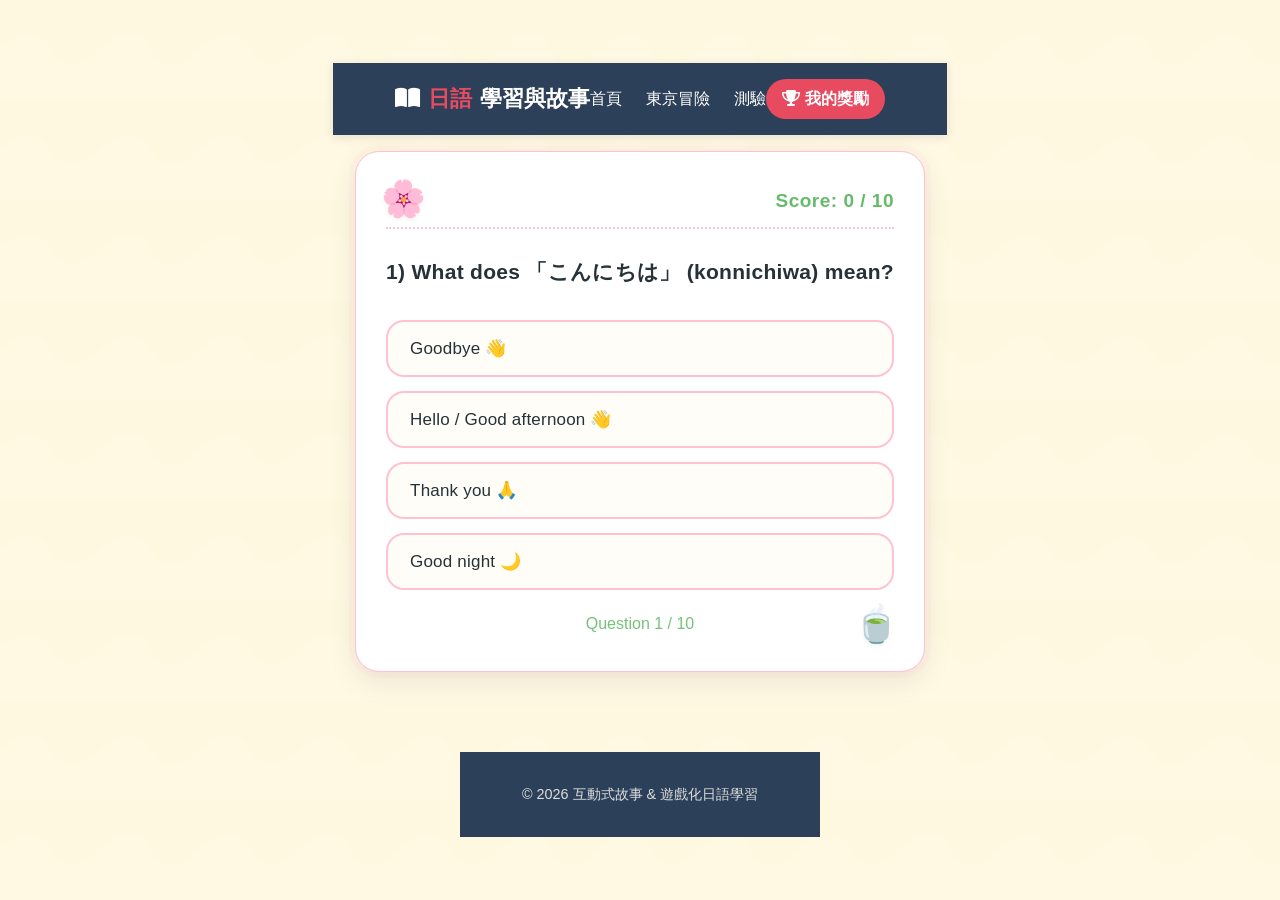
<file: mc-quiz.html>
<!DOCTYPE html>
<html lang="en">
<head>
    <meta charset="UTF-8">
    <meta name="viewport" content="width=device-width, initial-scale=1.0">
    <title>Japanese Quiz</title> <!-- ✅ UPDATED: CLEAN SIMPLE TITLE AS REQUESTED -->
    <link rel="stylesheet" href="./styles.css">
    <link rel="stylesheet" href="https://cdnjs.cloudflare.com/ajax/libs/font-awesome/6.4.0/css/all.min.css">
    <style>
        * {
            margin: 0;
            padding: 0;
            box-sizing: border-box;
            font-family: 'Noto Sans JP', 'Noto Sans TC', 'Montserrat', sans-serif;
        }
        /* ✨ REFINED: Premium Japanese Washi Paper Background (subtle grain + soft wave pattern) */
        body {
            background-color: #FFF8E1; 
            background-image: url('data:image/svg+xml;utf8,<svg xmlns="http://www.w3.org/2000/svg" width="100" height="100" viewBox="0 0 100 100"><path fill="%23FFC2D125" d="M0 50 C20 30, 40 30, 50 50 C60 70, 80 70, 100 50 L100 100 L0 100 Z"/></svg>');
            background-blend-mode: overlay;
            min-height: 100vh;
            display: flex;
            flex-direction: column;
            align-items: center;
            justify-content: center;
            padding: 20px;
            color: #263238; /* Deep soft navy (Japanese ink - refined darker tone) */
            line-height: 1.5;
        }
        /* ✨ REFINED: Premium Quiz Container (Elegant Washi Box Style) */
        .quiz-container {
            background: #FFFFFF;
            width: 100%;
            max-width: 680px;
            border-radius: 24px; /* Rounded softer corners */
            padding: 35px 30px;
            box-shadow: 0 10px 30px rgba(0,0,0,0.08), 0 0 0 6px #FFC2D118;
            border: 1px solid #FFC2D1; /* Muted Sakura Pink (softer than before) */
            animation: fadeIn 0.9s ease-in-out 0.1s both; /* Delayed smooth fade */
            position: relative;
            overflow: hidden;
            background-clip: padding-box;
        }
        /* ✨ REFINED: Sakura & Matcha Deco (bigger, softer position, subtle shadow) */
        .quiz-container::before {
            content: "🌸";
            font-size: 36px;
            position: absolute;
            top: 20px;
            left: 25px;
            filter: drop-shadow(0 2px 2px rgba(0,0,0,0.05));
        }
        .quiz-container::after {
            content: "🍵";
            font-size: 36px;
            position: absolute;
            bottom: 20px;
            right: 25px;
            filter: drop-shadow(0 2px 2px rgba(0,0,0,0.05));
        }
        /* ✨ REFINED: Score Bar (Polished Sakura Dotted Line + Perfect Spacing) */
        .score {
            text-align: right;
            font-size: 19px;
            font-weight: 600;
            color: #66BB6A; /* Soft Premium Matcha Green (not bright) */
            margin-bottom: 25px;
            padding-bottom: 12px;
            border-bottom: 2px dotted #FFC2D1;
            letter-spacing: 0.5px;
        }
        /* ✨ REFINED: Question Style (Ultra Clear, Bigger, Centered Perfectly) */
        .question {
            font-size: 21px;
            margin-bottom: 30px;
            line-height: 1.7;
            text-align: center;
            font-weight: 600;
            color: #263238;
            animation: fadeIn 0.6s ease 0.2s both;
            letter-spacing: 0.3px;
        }
        /* ✨ REFINED: Answer Grid (Better Gap + Perfect Alignment) */
        .answers {
            display: grid;
            gap: 14px;
            margin-bottom: 22px;
        }
        /* ✨ REFINED: Answer Buttons (ULTIMATE POLISH - Core Feature!) */
        .answer-btn {
            background: #FFFDF7; /* Warm off-white (luxury washi) */
            border: 2px solid #FFC2D1;
            border-radius: 18px; /* Soft rounded buttons */
            padding: 16px 22px;
            font-size: 17px;
            cursor: pointer;
            transition: all 0.35s cubic-bezier(0.25, 0.8, 0.25, 1); /* SMOOTHER hover curve */
            text-align: left;
            color: #263238;
            letter-spacing: 0.2px;
        }
        /* ✨ SOFTER HOVER: Gentle bounce up (no harsh jump) + glow effect */
        .answer-btn:hover {
            transform: translateY(-3px); /* Smaller bounce (elegant) */
            background: #FFC2D110;
            border-color: #66BB6A;
            box-shadow: 0 6px 12px rgba(102, 187, 106, 0.12);
            outline: none;
        }
        /* ✨ REFINED: Correct/Incorrect Buttons (SOFT COLORS + GLOW + GENTLE FLASH) */
        .answer-btn.correct {
            background: #66BB6A; /* Soft Matcha Green ✅ */
            color: white;
            border-color: #4CAF50;
            box-shadow: 0 0 15px rgba(102, 187, 106, 0.3); /* Soft glow */
            animation: correctFlash 0.6s ease both;
        }
        .answer-btn.incorrect {
            background: #EC407A; /* Soft Sakura Red ❌ (muted, not bright) */
            color: white;
            border-color: #D81B60;
            box-shadow: 0 0 15px rgba(236, 64, 122, 0.3); /* Soft glow */
            animation: wrongFlash 0.6s ease both;
        }
        .answer-btn:disabled {
            cursor: not-allowed;
            opacity: 0.92;
            transform: none; /* No hover effect when disabled */
            box-shadow: none;
        }
        /* ✨ REFINED: Progress Text (Polished Matcha, Better Position) */
        .progress {
            text-align: center;
            font-size: 16px;
            color: #66BB6A;
            margin-top: 20px;
            font-weight: 500;
            opacity: 0.9;
        }
        /* ✅ 🌟 SUPER FUN + REFINED RESULT PAGE (FUNNY + CUTE + ENCOURAGING) 🌟✅ */
        .result {
            text-align: center;
            padding: 25px 15px 20px;
            animation: fadeIn 0.9s ease both;
            position: relative;
        }
        /* Cute Sakura on Result Page Top */
        .result::before {
            content: "🌸🌸🌸";
            font-size: 24px;
            display: block;
            margin-bottom: 10px;
            filter: drop-shadow(0 1px 1px rgba(0,0,0,0.05));
        }
        /* Cute Matcha on Result Page Bottom */
        .result::after {
            content: "🍵🍵🍵";
            font-size: 24px;
            display: block;
            margin-top: 15px;
            filter: drop-shadow(0 1px 1px rgba(0,0,0,0.05));
        }
        .result h2 {
            font-size: 34px;
            color: #66BB6A;
            margin-bottom: 12px;
            font-weight: 700;
            letter-spacing: 1.2px;
            text-shadow: 0 1px 2px rgba(102,187,106,0.15);
        }
        .result .rank {
            font-size: 20px;
            color: #EC407A;
            font-weight: 600;
            margin-bottom: 18px;
            letter-spacing: 0.5px;
        }
        .result p {
            font-size: 22px;
            margin-bottom: 30px;
            color: #263238;
            font-weight: 500;
            line-height: 1.6;
        }
        /* ✨ UPGRADED: FUN Restart Button (Sparkle Hover + Soft Bounce + Cute Emoji) */
        .restart-btn {
            background: linear-gradient(120deg, #66BB6A, #4CAF50);
            color: white;
            border: none;
            border-radius: 20px;
            padding: 18px 40px;
            font-size: 20px;
            cursor: pointer;
            transition: all 0.4s ease;
            font-weight: 600;
            box-shadow: 0 6px 12px rgba(102, 187, 106, 0.2);
            letter-spacing: 0.5px;
        }
        .restart-btn:hover {
            transform: translateY(-4px) scale(1.02);
            box-shadow: 0 8px 20px rgba(76, 175, 80, 0.3);
            filter: brightness(1.05);
        }
        /* ✨ REFINED: All Animations (SMOOTHER, SLOWER, GENTLER) */
        @keyframes fadeIn {
            from { opacity: 0; transform: translateY(12px); }
            to { opacity: 1; transform: translateY(0); }
        }
        @keyframes correctFlash {
            0% { background: #FFFDF7; border-color: #FFC2D1; }
            60% { background: #66BB6A; border-color: #4CAF50; }
            100% { background: #66BB6A; border-color: #4CAF50; }
        }
        @keyframes wrongFlash {
            0% { background: #FFFDF7; border-color: #FFC2D1; }
            60% { background: #EC407A; border-color: #D81B60; }
            100% { background: #EC407A; border-color: #D81B60; }
        }
        /* ✅ 🌟 SUPER FESTIVE CONFETTI (MORE PIECES + JAPANESE COLORS + MIXED SHAPES) 🌟✅ */
        .confetti {
            position: absolute;
	width: calc(8px + var(--size, 6px));
	height: calc(8px + var(--size, 6px));
	background-color: var(--color);
	border-radius: var(--radius, 50%);
	animation: confettiFall 4s linear infinite;
	opacity: 0.95;
	filter: drop-shadow(0 1px 2px rgba(0,0,0,0.08));
        }
        /* ✨ MOBILE RESPONSIVE (PERFECT FOR PHONES - REFINED PADDING/SIZES) */
        @media (max-width: 480px) {
            .quiz-container { padding: 28px 20px; max-width: 95%; }
            .question { font-size: 19px; margin-bottom: 25px; }
            .answer-btn { font-size: 16px; padding: 14px 18px; }
            .result h2 { font-size: 28px; }
            .result .rank { font-size: 18px; }
            .result p { font-size: 19px; }
            .restart-btn { padding: 15px 30px; font-size: 18px; }
        }
    </style>
</head>
<body>
<nav>
    <div class="nav-logo">
        <i class="fas fa-book-open"></i>
        <span>日語</span> 學習與故事
    </div>
    <ul class="nav-links">
        <li><a href="./index.html">首頁</a></li>
        <li><a href="./adventure.html">東京冒險</a></li>
        <li><a href="./mc-quiz.html">測驗</a></li>
    </ul>
    <a href="#" class="gamification-hub"><i class="fas fa-trophy"></i> 我的獎勵</a>
</nav>
<main class="max-w-6xl mx-auto" style="padding: 1rem 5%;">
    <div class="quiz-container" id="quiz">
        <div class="score" id="score">Score: 0 / 10</div>
        <div class="question" id="question"></div>
        <div class="answers" id="answers"></div>
        <div class="progress" id="progress">Question 1 / 10</div>
    </div>
    <script>
        // 🇯🇵 SUPER EASY JAPANESE VOCAB MCQs (ABSOLUTE BEGINNER - NO GRAMMAR)
        const quizQuestions = [
            {
                question: "1) What does 「こんにちは」 (konnichiwa) mean?",
                answers: [
                    { text: "Goodbye 👋", correct: false },
                    { text: "Hello / Good afternoon 👋", correct: true },
                    { text: "Thank you 🙏", correct: false },
                    { text: "Good night 🌙", correct: false }
                ]
            },
            {
                question: "2) What is the Japanese word for water (水)?",
                answers: [
                    { text: "みず (mizu) 💧", correct: true },
                    { text: "おちゃ (ocha) ☕", correct: false },
                    { text: "ジュース (juusu) 🧃", correct: false },
                    { text: "コーヒー (koohii) ☕", correct: false }
                ]
            },
            {
                question: "3) What does 「ありがとう」 (arigatou) mean?",
                answers: [
                    { text: "Sorry 😥", correct: false },
                    { text: "Thank you 🙏", correct: true },
                    { text: "Hello 👋", correct: false },
                    { text: "Yes ✔️", correct: false }
                ]
            },
            {
                question: "4) What is the meaning of 「おいしい」 (oishii)?",
                answers: [
                    { text: "Expensive 💰", correct: false },
                    { text: "Cute 🥰", correct: false },
                    { text: "Delicious 😋", correct: true },
                    { text: "Cold ❄️", correct: false }
                ]
            },
            {
                question: "5) What does 「はい」 (hai) mean?",
                answers: [
                    { text: "Yes ✔️", correct: true },
                    { text: "No ❌", correct: false },
                    { text: "Maybe 🤔", correct: false },
                    { text: "Okay ✅", correct: false }
                ]
            },
            {
                question: "6) What is the Japanese word for house (いえ / ie)?",
                answers: [
                    { text: "School 🏫", correct: false },
                    { text: "House / Home 🏠", correct: true },
                    { text: "Park 🌳", correct: false },
                    { text: "Shop 🛒", correct: false }
                ]
            },
            {
                question: "7) What does 「さようなら」 (sayounara) mean?",
                answers: [
                    { text: "Goodbye 👋", correct: true },
                    { text: "Good morning ☀️", correct: false },
                    { text: "Good night 🌙", correct: false },
                    { text: "Excuse me 🙇", correct: false }
                ]
            },
            {
                question: "8) What is the meaning of 「たべもの」 (tabemono)?",
                answers: [
                    { text: "Drink 🧃", correct: false },
                    { text: "Food 🍱", correct: true },
                    { text: "Toys 🧸", correct: false },
                    { text: "Books 📚", correct: false }
                ]
            },
            {
                question: "9) What does 「おはよう」 (ohayou) mean?",
                answers: [
                    { text: "Good morning ☀️", correct: true },
                    { text: "Good afternoon ☀️", correct: false },
                    { text: "Good night 🌙", correct: false },
                    { text: "Thank you 🙏", correct: false }
                ]
            },
            {
                question: "10) What does 「いいえ」 (iie) mean?",
                answers: [
                    { text: "Yes ✔️", correct: false },
                    { text: "No ❌", correct: true },
                    { text: "Okay ✅", correct: false },
                    { text: "Sorry 😥", correct: false }
                ]
            }
        ];
        // Global Variables
        const quizContainer = document.getElementById('quiz');
        const questionElement = document.getElementById('question');
        const answersElement = document.getElementById('answers');
        const scoreElement = document.getElementById('score');
        const progressElement = document.getElementById('progress');
        let currentQuestionIndex = 0;
        let score = 0;
        // Start Quiz
        startQuiz();
        function startQuiz() {
            currentQuestionIndex = 0;
            score = 0;
            scoreElement.textContent = `Score: ${score} / 10`;
            showQuestion(quizQuestions[currentQuestionIndex]);
        }
        // Show Current Question
        function showQuestion(question) {
            resetAnswers();
            questionElement.textContent = question.question;
            progressElement.textContent = `Question ${currentQuestionIndex + 1} / 10`;
            question.answers.forEach(answer => {
                const button = document.createElement('button');
                button.classList.add('answer-btn');
                button.textContent = answer.text;
                button.dataset.correct = answer.correct;
                button.addEventListener('click', selectAnswer);
                answersElement.appendChild(button);
            });
        }
        // Reset Answer Buttons
        function resetAnswers() {
            while (answersElement.firstChild) answersElement.removeChild(answersElement.firstChild);
        }
        // ✨ Select Answer (Smoother Feedback, No Glitches)
        function selectAnswer(e) {
            const selectedBtn = e.target;
            const isCorrect = selectedBtn.dataset.correct === "true";
            
            if (isCorrect) {
                selectedBtn.classList.add('correct');
                score++;
                scoreElement.textContent = `Score: ${score} / 10`;
            } else {
                selectedBtn.classList.add('incorrect');
                // Highlight correct answer for learning
                document.querySelectorAll('.answer-btn').forEach(btn => {
                    if (btn.dataset.correct === "true") btn.classList.add('correct');
                });
            }
            // Disable buttons with smooth state
            document.querySelectorAll('.answer-btn').forEach(btn => {
                btn.disabled = true;
                btn.style.cursor = 'not-allowed';
            });
            // Auto next question (1s delay - perfect for animation finish)
            setTimeout(() => {
                currentQuestionIndex++;
                currentQuestionIndex < quizQuestions.length ? showQuestion(quizQuestions[currentQuestionIndex]) : showResult();
            }, 1000);
        }
        // ✅ 🌟 SUPER FUN + REFINED RESULT PAGE (FUNNY + CUTE + ENCOURAGING) 🌟✅
        function showResult() {
            resetAnswers();
            const scorePercent = (score / quizQuestions.length) * 100;
            let titleMsg = "", rankMsg = "", subMsg = "";
            // 🎊 TIER 1: PERFECT SCORE (10/10) → S-RANK + SUPER CELEBRATION
            if (scorePercent === 100) {
                titleMsg = "🌸 完璧！満点！(Kanpeki! Manten!) 🌸";
                rankMsg = "✨ S-RANK | Perfect Score! 🎊";
                subMsg = `You're a Japanese Vocab Star! 🇯🇵 ${score} / 10 (${scorePercent}%)`;
            }
            // 🍡 TIER 2: EXCELLENT (80-99%) → A-RANK + HAPPY MESSAGE
            else if (scorePercent >= 80) {
                titleMsg = "🍵 すごい！めちゃ上手！(Sugoi! Mecha Jouzu!) 🍵";
                rankMsg = "⭐ A-RANK | Excellent Work! ✨";
                subMsg = `Almost Perfect! Keep shining! ✨ ${score} / 10 (${scorePercent}%)`;
            }
            // 🌸 TIER 3: GOOD (60-79%) → B-RANK + NICE MESSAGE
            else if (scorePercent >= 60) {
                titleMsg = "✨ よくがんばりました！(Yoku Ganbatta!) ✨";
                rankMsg = "🌸 B-RANK | Great Job! 👍";
                subMsg = `You're learning so well! Keep it up! 📚 ${score} / 10 (${scorePercent}%)`;
            }
            // 💪 TIER 4: KEEP LEARNING (0-59%) → C-RANK + FUNNY ENCOURAGING MESSAGE
            else {
                titleMsg = "💪 がんばろう！がんばれ！(Ganbarou! Ganbare!) 💪";
                rankMsg = "🍡 C-RANK | Keep Practicing! 😊";
                subMsg = `Every mistake is a step to success! 📖 ${score} / 10 (${scorePercent}%)`;
            }
            // ✨ RENDER THE BEAUTIFUL FUN RESULT PAGE
            quizContainer.innerHTML = `
                <div class="result">
                    <h2>${titleMsg}</h2>
                    <div class="rank">${rankMsg}</div>
                    <p>${subMsg}</p>
                    <button class="restart-btn" onclick="startQuiz()">🔄 Retry Quiz</button>
                </div>
            `;
            createConfetti(); // 🎉 SUPER FESTIVE CONFETTI CELEBRATION!
        }
        // ✅ 🌟 SUPER FESTIVE CONFETTI (180 PIECES + MIXED SHAPES/COLORS) 🌟✅
        function createConfetti() {
            const colors = ['#FFC2D1', '#66BB6A', '#263238', '#FFF8E1', '#EC407A', '#FFE0B2'];
            for (let i = 0; i < 180; i++) {
                const confetti = document.createElement('div');
                confetti.classList.add('confetti');
                confetti.style.left = `${Math.random() * 100}%`;
                confetti.style.setProperty('--color', colors[Math.floor(Math.random() * colors.length)]);
                confetti.style.setProperty('--size', `${Math.random() * 8}px`);
                confetti.style.setProperty('--radius', Math.random() > 0.5 ? '50%' : '15%');
                confetti.style.animationDelay = `${Math.random() * 4}s`;
                quizContainer.appendChild(confetti);
                setTimeout(() => confetti.remove(), 4000);
            }
        }
        // ✨ Confetti Fall Animation (Slow, Smooth, Natural)
        const style = document.createElement('style');
        style.textContent = `
            @keyframes confettiFall {
                0% { transform: translateY(-15px) rotate(0deg); opacity: 1; }
                100% { transform: translateY(380px) rotate(360deg); opacity: 0; }
            }
        `;
        document.head.appendChild(style);
    </script>
</main>
<footer>
    <div class="copyright">© 2026 互動式故事 & 遊戲化日語學習</div>
</footer>
</body>
</html>
</file>
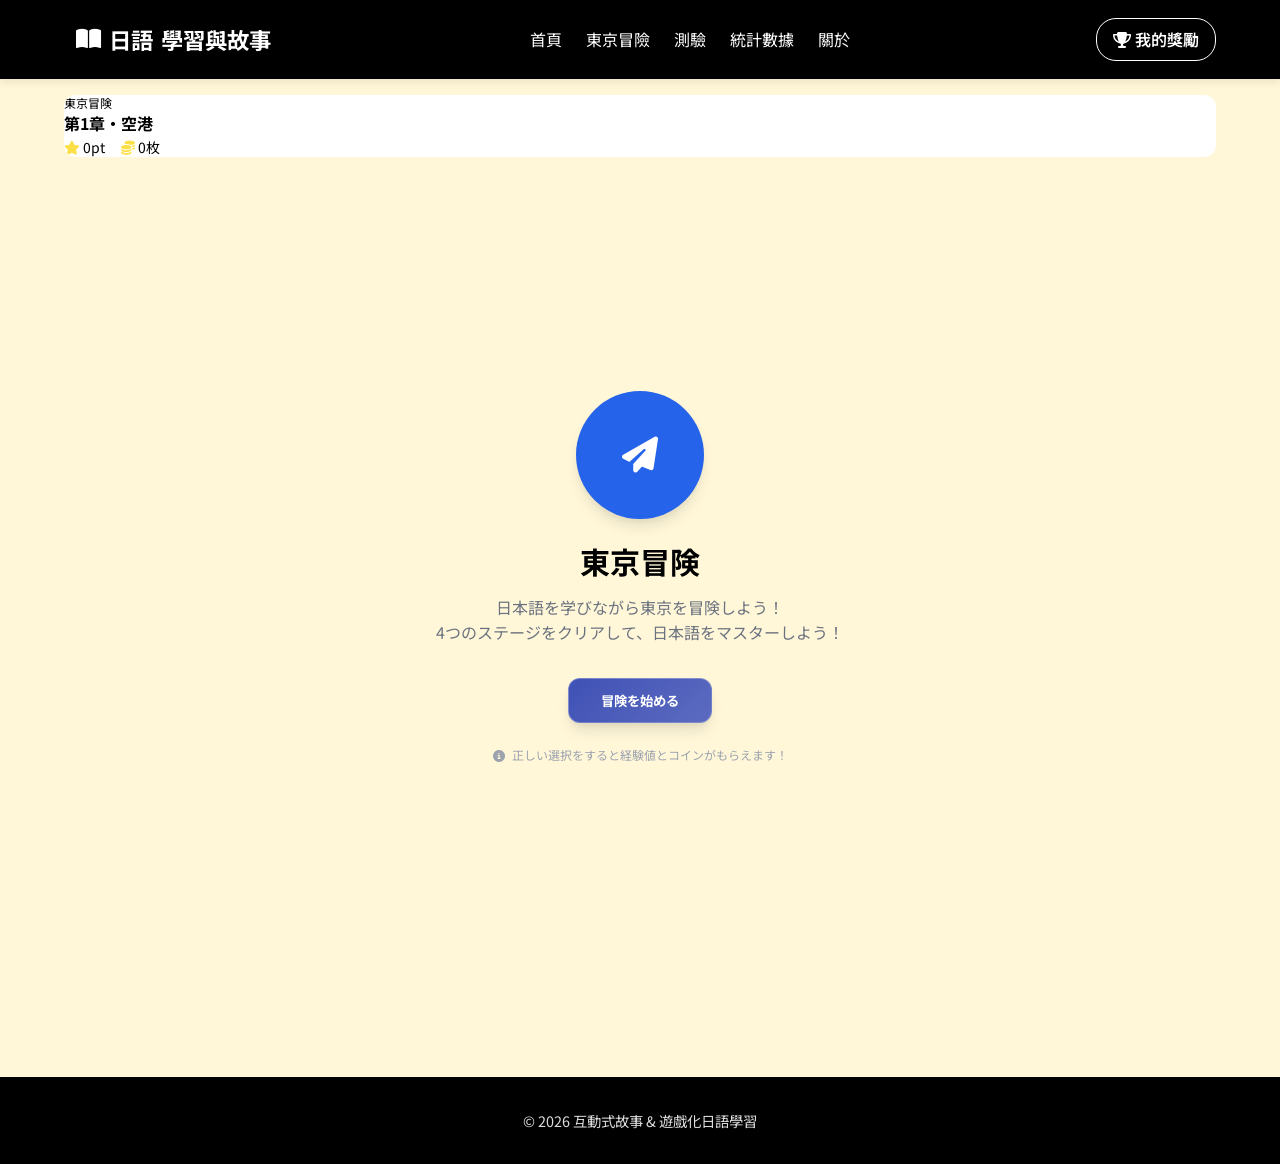
<file: docs/adventure.html>
<!DOCTYPE html>
<html lang="zh-CN">
<head>
    <meta charset="UTF-8">
    <meta name="viewport" content="width=device-width, initial-scale=1.0">
    <title>東京冒険 - 日本語学習</title>
    <link rel="stylesheet" href="./styles.css">
    <link rel="stylesheet" href="https://cdnjs.cloudflare.com/ajax/libs/font-awesome/6.4.0/css/all.min.css">
    <style>
        @import url('https://fonts.googleapis.com/css2?family=Noto+Sans+JP:wght@400;500;700&display=swap');
        body { background-color: var(--base-cream); }
        .hidden { display: none !important; }
        .map-marker { position: absolute; cursor: pointer; text-align: center; transition: all 0.3s ease; }
        .map-marker:hover { transform: scale(1.1); }
        .dialog-bubble { position: relative; margin: 8px 0; }
        .dialog-bubble::before { content: ""; position: absolute; left: -8px; top: 16px; width: 0; height: 0; border-top: 8px solid transparent; border-bottom: 8px solid transparent; border-right: 8px solid white; }
        .dialog-bubble-right::before { left: auto; right: -8px; border-right: none; border-left: 8px solid #e6f2ff; }
        .stage-grid { display: grid; grid-template-columns: repeat(auto-fit, minmax(150px, 1fr)); gap: 1rem; margin-bottom: 1.5rem; }
        .stage-card { display: flex; flex-direction: column; align-items: center; justify-content: center; gap: 0.65rem; background: white; border: 1px solid #e5e7eb; border-radius: 1rem; padding: 1rem; box-shadow: 0 10px 20px rgba(15,23,42,0.05); cursor: pointer; transition: transform 0.2s ease, box-shadow 0.2s ease; text-align: center; }
        .stage-card:hover { transform: translateY(-3px); box-shadow: 0 16px 30px rgba(15,23,42,0.1); }
        .stage-card .stage-icon { width: 48px; height: 48px; border-radius: 9999px; display: flex; align-items: center; justify-content: center; color: white; font-size: 1.2rem; }
        .stage-card .stage-icon.airport { background: #ef4444; }
        .stage-card .stage-icon.restaurant { background: #f97316; }
        .stage-card .stage-icon.festival { background: #ec4899; }
        .stage-card .stage-icon.tourist { background: #8b5cf6; }
        .stage-card p { margin: 0; color: #0f172a; font-weight: 600; }
        .stage-card small { color: #64748b; }
        .modal-overlay { position: fixed; inset: 0; background: rgba(15,23,42,0.55); display: flex; align-items: center; justify-content: center; padding: 1rem; z-index: 1000; }
        .modal-card { width: min(680px, 100%); max-height: 90vh; overflow-y: auto; background: white; border-radius: 1rem; padding: 1.5rem; box-shadow: 0 25px 80px rgba(15,23,42,0.18); }
        .modal-card h3 { margin-bottom: 0.75rem; }
        .modal-card p { color: #475569; line-height: 1.65; }
        .stats-grid { display: grid; grid-template-columns: repeat(2, minmax(0, 1fr)); gap: 0.9rem; margin-bottom: 1rem; }
        .stats-grid .stat { background: #f8fafc; border: 1px solid #e2e8f0; border-radius: 1rem; padding: 1rem; }
        .stats-grid .stat p:first-child { font-size: 0.85rem; color: #475569; margin-bottom: 0.4rem; }
        .stats-grid .stat p:last-child { font-size: 1.5rem; font-weight: 700; }
        .progress-meta { display: flex; flex-wrap: wrap; gap: 0.75rem; justify-content: space-between; margin-top: 0.5rem; color: #64748b; font-size: 0.85rem; }
        .progress-row { margin-bottom: 1.5rem; }
        .progress-row .progress-label { display: flex; justify-content: space-between; align-items: center; margin-bottom: 0.45rem; font-size: 0.95rem; color: #0f172a; }
        .progress-row .progress-label small { color: #64748b; font-size: 0.85rem; }
        .progress-bar { height: 18px; border-radius: 9999px; background: #e2e8f0; overflow: hidden; }
        .progress-fill { border-radius: 9999px; box-shadow: inset 0 1px 2px rgba(0,0,0,0.12); }
        .btn-secondary { background: #f8fafc; color: #0f172a; border: 1px solid #cbd5e1; }
        .btn-secondary:hover { background: #e2e8f0; }
        .modal-close { font-size: 1.5rem; line-height: 1; color: #475569; cursor: pointer; border: none; background: transparent; }
    </style>
</head>
<body>
<nav>
    <div class="nav-logo">
        <i class="fas fa-book-open"></i>
        <span>日語</span> 學習與故事
    </div>
    <ul class="nav-links">
        <li><a href="./index.html">首頁</a></li>
        <li><a href="./adventure.html">東京冒險</a></li>
        <li><a href="./mc-quiz.html">測驗</a></li>
        <li><a href="analysis.html">統計數據</a></li>
        <li><a href="#about">關於</a></li>
    </ul>
    <a href="#" class="gamification-hub"><i class="fas fa-trophy"></i> 我的獎勵</a>
</nav>
<main class="max-w-6xl mx-auto" style="padding: 1rem 5%;">
    <!-- 主要內容 -->
    <div class="bg-white shadow-xl rounded-xl overflow-hidden">
        <div>
            <p class="text-xs opacity-70">東京冒険</p>
            <p class="font-bold" id="chapter-title">第1章・空港</p>
        </div>
        <div class="flex gap-4 text-sm">
            <span><i class="fa fa-star text-yellow-300"></i> <span id="exp">0</span>pt</span>
            <span><i class="fa fa-coins text-yellow-300"></i> <span id="coins">0</span>枚</span>
        </div>
    </div>

    <div id="app">
        <!-- 开始页面 -->
        <div id="start-screen" class="min-h-[calc(100vh-60px)] flex flex-col justify-center items-center p-6 text-center">
            <div class="w-32 h-32 bg-blue-600 rounded-full flex items-center justify-center mb-6 shadow-lg">
                <i class="fa fa-paper-plane text-white text-4xl"></i>
            </div>
            <h1 class="text-3xl font-bold mb-4">東京冒険</h1>
            <p class="text-gray-600 mb-8">日本語を学びながら東京を冒険しよう！<br>4つのステージをクリアして、日本語をマスターしよう！</p>
            <button onclick="startAdventure()" class="bg-blue-600 hover:bg-blue-700 text-white py-3 px-8 rounded-xl font-bold shadow-lg btn-primary">
                冒険を始める
            </button>
            <p class="mt-6 text-xs text-gray-500">
                <i class="fa fa-info-circle mr-1"></i> 正しい選択をすると経験値とコインがもらえます！
            </p>
        </div>

        <!-- 地图页面 -->
        <div id="map-screen" class="hidden min-h-[calc(100vh-60px)] p-4">
            <h2 class="text-xl font-bold mb-4">東京マップ</h2>
            <!-- 地图容器 -->
            <div class="relative w-full h-80 bg-blue-50 mb-4 rounded-xl overflow-hidden shadow-md">
                <div class="absolute inset-0 bg-cover bg-center" style="background-image: url('https://picsum.photos/id/1039/600/400');"></div>
                
                <!-- 空港标记 -->
                <div class="map-marker top-[20%] left-[30%]" onclick="goToLocation('airport')">
                    <div class="w-8 h-8 bg-red-500 rounded-full flex items-center justify-center text-white shadow-md">
                        <i class="fa fa-plane"></i>
                    </div>
                    <p class="text-xs mt-1 bg-white/80 px-1 rounded font-medium">空港</p>
                    <p class="text-[10px] text-white bg-red-500/80 px-1 rounded mt-1">ステージ1</p>
                </div>
                
                <!-- 餐厅标记 -->
                <div id="marker-restaurant" class="map-marker top-[40%] left-[50%] opacity-50 pointer-events-none" onclick="goToLocation('restaurant')" role="button" aria-label="前往レストランステージ">
                    <div class="w-8 h-8 bg-gray-400 rounded-full flex items-center justify-center text-white shadow-md">
                        <i class="fa fa-cutlery"></i>
                    </div>
                    <p class="text-xs mt-1 bg-white/80 px-1 rounded font-medium">レストラン</p>
                    <p class="text-[10px] text-white bg-gray-400/80 px-1 rounded mt-1">ステージ2</p>
                </div>
                
                <!-- 祭り标记 -->
                <div id="marker-festival" class="map-marker top-[60%] left-[70%] opacity-50 pointer-events-none" onclick="goToLocation('festival')" role="button" aria-label="前往祭りステージ">
                    <div class="w-8 h-8 bg-gray-400 rounded-full flex items-center justify-center text-white shadow-md">
                        <i class="fa fa-fire"></i>
                    </div>
                    <p class="text-xs mt-1 bg-white/80 px-1 rounded font-medium">祭り</p>
                    <p class="text-[10px] text-white bg-gray-400/80 px-1 rounded mt-1">ステージ3</p>
                </div>
                
                <!-- 観光案内标记 -->
                <div id="marker-tourist" class="map-marker top-[30%] left-[80%] opacity-50 pointer-events-none" onclick="goToLocation('tourist')" role="button" aria-label="前往観光案内ステージ">
                    <div class="w-8 h-8 bg-gray-400 rounded-full flex items-center justify-center text-white shadow-md">
                        <i class="fa fa-user"></i>
                    </div>
                    <p class="text-xs mt-1 bg-white/80 px-1 rounded font-medium">観光案内</p>
                    <p class="text-[10px] text-white bg-gray-400/80 px-1 rounded mt-1">ステージ4</p>
                </div>
            </div>

            <div class="stage-grid">
                <div class="stage-card" onclick="goToLocation('airport')" aria-label="前往空港ステージ">
                    <div class="stage-icon airport"><i class="fa fa-plane"></i></div>
                    <p>空港</p>
                    <small>ステージ1</small>
                </div>
                <div class="stage-card" onclick="goToLocation('restaurant')" aria-label="前往レストランステージ">
                    <div class="stage-icon restaurant"><i class="fa fa-cutlery"></i></div>
                    <p>レストラン</p>
                    <small>ステージ2</small>
                </div>
                <div class="stage-card" onclick="goToLocation('festival')" aria-label="前往祭りステージ">
                    <div class="stage-icon festival"><i class="fa fa-fire"></i></div>
                    <p>祭り</p>
                    <small>ステージ3</small>
                </div>
                <div class="stage-card" onclick="goToLocation('tourist')" aria-label="前往観光案内ステージ">
                    <div class="stage-icon tourist"><i class="fa fa-user"></i></div>
                    <p>観光案内</p>
                    <small>ステージ4</small>
                </div>
            </div>

            <!-- 进度卡片 -->
            <div class="bg-white p-4 rounded-xl shadow-sm mb-4 border border-gray-100">
                <h3 class="font-bold text-sm mb-3 flex items-center">
                    <i class="fa fa-tasks text-blue-500 mr-2"></i>クエスト進捗
                </h3>
                <!-- 动态生成所有关卡进度 -->
                <div id="progress-container">
                    <div class="mb-3">
                        <div class="flex justify-between text-xs mb-1">
                            <span class="text-gray-700">空港ミッション</span>
                            <span id="progress-airport" class="font-medium">0/2</span>
                        </div>
                        <div class="progress-bar w-full">
                            <div id="bar-airport" class="progress-fill bg-blue-500" style="width:0%"></div>
                        </div>
                    </div>
                    <div class="mb-3">
                        <div class="flex justify-between text-xs mb-1">
                            <span class="text-gray-700">レストランミッション</span>
                            <span id="progress-restaurant" class="font-medium">0/2</span>
                        </div>
                        <div class="progress-bar w-full">
                            <div id="bar-restaurant" class="progress-fill bg-orange-500" style="width:0%"></div>
                        </div>
                    </div>
                    <div class="mb-3">
                        <div class="flex justify-between text-xs mb-1">
                            <span class="text-gray-700">祭りミッション</span>
                            <span id="progress-festival" class="font-medium">0/2</span>
                        </div>
                        <div class="progress-bar w-full">
                            <div id="bar-festival" class="progress-fill bg-pink-500" style="width:0%"></div>
                        </div>
                    </div>
                    <div class="mb-3">
                        <div class="flex justify-between text-xs mb-1">
                            <span class="text-gray-700">観光案内ミッション</span>
                            <span id="progress-tourist" class="font-medium">0/2</span>
                        </div>
                        <div class="progress-bar w-full">
                            <div id="bar-tourist" class="progress-fill bg-purple-500" style="width:0%"></div>
                        </div>
                    </div>
                    <div>
                        <div class="flex justify-between text-xs mb-1">
                            <span class="text-gray-700 font-bold">全体進行</span>
                            <span id="progress-total" class="font-medium">0%</span>
                        </div>
                        <div class="progress-bar w-full bg-gray-200">
                            <div id="bar-total" class="progress-fill bg-green-500" style="width:0%"></div>
                        </div>
                    </div>
                </div>
            </div>

            <div class="grid grid-cols-2 gap-3 mb-4">
                <button onclick="showCurrentProgress()" class="bg-black text-white py-2 px-4 rounded-xl font-medium text-sm btn-primary">
                    <i class="fa fa-chart-bar mr-1"></i> 查看進度詳情
                </button>
                <button onclick="openConfirmModal()" class="bg-red-500 text-white py-2 px-4 rounded-xl font-medium text-sm btn-primary">
                    <i class="fa fa-refresh mr-1"></i> 確認重置遊戲
                </button>
            </div>

            <div id="progressModal" class="hidden modal-overlay">
                <div class="modal-card">
                    <div class="flex justify-between items-start mb-4">
                        <div>
                            <h3 class="text-xl font-bold">遊戲進度詳情</h3>
                            <p>展示更完整的任務完成比例、區域進度與獲得資源。以條列與橫向進度條呈現，讓資料一目了然。</p>
                        </div>
                        <button class="modal-close" onclick="closeProgressModal()" aria-label="關閉進度視窗">×</button>
                    </div>
                    <div class="stats-grid">
                        <div class="stat"><p>總進度</p><p id="summaryPercent">0%</p></div>
                        <div class="stat"><p>任務完成</p><p id="summaryTasks">0/8</p></div>
                        <div class="stat"><p>經驗值</p><p id="summaryExp">0pt</p></div>
                        <div class="stat"><p>持有硬幣</p><p id="summaryCoins">0枚</p></div>
                    </div>
                    <div id="progressDetailBars"></div>
                    <div class="flex gap-3 justify-end mt-4">
                        <button class="btn-secondary py-2 px-4 rounded-xl" onclick="closeProgressModal()">關閉</button>
                        <button class="bg-blue-600 text-white py-2 px-4 rounded-xl btn-primary" onclick="copyProgressSummary()">複製進度摘要</button>
                    </div>
                </div>
            </div>

            <div id="confirmModal" class="hidden modal-overlay">
                <div class="modal-card">
                    <div class="flex justify-between items-start mb-4">
                        <div>
                            <h3 class="text-xl font-bold">確認重置遊戲</h3>
                            <p>重置後會清除所有已完成的關卡、經驗值與硬幣。請在重新開始前慎重確認。</p>
                        </div>
                        <button class="modal-close" onclick="closeConfirmModal()" aria-label="關閉確認視窗">×</button>
                    </div>
                    <div class="flex gap-3 justify-end">
                        <button class="btn-secondary py-2 px-4 rounded-xl" onclick="closeConfirmModal()">取消</button>
                        <button class="bg-red-500 text-white py-2 px-4 rounded-xl" onclick="confirmResetGame()">確定重置</button>
                    </div>
                </div>
            </div>

            <div class="bg-blue-50 p-3 rounded-xl text-sm text-blue-800">
                <i class="fa fa-lightbulb-o mr-1"></i> 
                <strong>ヒント：</strong>各ステージで正しい選択をして、単語クイズに合格すると次のステージが開放されます！
            </div>
        </div>

        <!-- 故事页面 -->
        <div id="story-screen" class="hidden min-h-[calc(100vh-60px)] flex flex-col">
            <div class="w-full h-48 bg-cover bg-center" id="scene-image"></div>
            <div class="flex-grow overflow-y-auto p-4" id="dialog-area"></div>
            <div class="p-4 border-t border-gray-100" id="choices-area"></div>
            <div class="p-2 flex justify-between">
                <button onclick="showScreen('map-screen')" class="w-[48%] bg-gray-200 py-2 rounded-lg text-sm hover:bg-gray-300 transition">
                    <i class="fa fa-arrow-left mr-1"></i> マップに戻る
                </button>
                <button onclick="readDialogueAloud()" class="w-[48%] bg-purple-600 text-white py-2 rounded-lg text-sm hover:bg-purple-700 transition">
                    <i class="fa fa-volume-up mr-1"></i> 音声で読む
                </button>
            </div>
        </div>

        <!-- 学习页面 -->
        <div id="learning-screen" class="hidden min-h-[calc(100vh-60px)] p-4">
            <h2 class="text-xl font-bold mb-4">単語学習 - <span id="learning-location">空港</span></h2>
            
            <div class="bg-blue-50 p-3 rounded-lg mb-4 text-sm">
                <i class="fa fa-book mr-1"></i> 
                以下の単語を覚えて、クイズに挑戦しましょう！
            </div>
            
            <div class="grid grid-cols-2 gap-3 mb-6" id="words-container"></div>
            
            <div class="bg-gray-50 p-4 rounded-xl mb-4 border border-gray-100" id="exercise-area">
                <h3 class="font-bold mb-2 flex items-center">
                    <i class="fa fa-question-circle text-blue-500 mr-2"></i>練習問題
                </h3>
                <div class="text-sm text-gray-500 mb-2" id="exercise-count">問題 1/3</div>
                <p class="mb-3 font-medium" id="exercise-question"></p>
                <div class="space-y-2" id="exercise-options"></div>
                <div id="exercise-feedback" class="mt-3 hidden p-2 rounded-lg text-sm"></div>
            </div>
            
            <button onclick="finishLearning()" class="w-full bg-blue-600 text-white py-3 rounded-xl font-bold btn-primary">
                <i class="fa fa-check mr-1"></i> 学習を終える
            </button>
        </div>
    </div>
    
    <!-- 奖励提示弹窗 -->
    <div id="reward-popup" class="hidden fixed top-1/2 left-1/2 transform -translate-x-1/2 -translate-y-1/2 bg-white p-6 rounded-xl shadow-lg z-50 text-center">
        <div class="w-16 h-16 bg-yellow-400 rounded-full flex items-center justify-center mx-auto mb-3">
            <i class="fa fa-gift text-white text-3xl"></i>
        </div>
        <h3 class="font-bold text-lg mb-2" id="reward-title">おめでとう！</h3>
        <p class="mb-4" id="reward-message">経験値を5pt獲得しました！</p>
        <button onclick="hideRewardPopup()" class="bg-blue-600 text-white py-2 px-6 rounded-lg">
            OK
        </button>
    </div>
</div>
</main>

<script>
// 简化的游戏数据
const gameData = {
    player: {
        exp: 0,
        coins: 0,
        completed: []
    },
    currentLocation: 'airport',
    locations: {
        airport: {
            name: '空港',
            chapter: '第1章・空港',
            image: 'https://picsum.photos/id/1057/600/400',
            dialogues: [
                {
                    id: 'airport-1',
                    speaker: '空港スタッフ',
                    text: 'いらっしゃいませ！東京国際空港へようこそ！ご用はありますか？',
                    choices: [
                        { text: 'すみません、案内所はどこですか？', next: 'airport-2', correct: true, mission: 'airport-1', exp: 5, coins: 10 },
                        { text: 'トイレはどこですか？', next: 'airport-2', correct: false, hint: 'このステージの目標は案内所の場所を聞くことです！もう一度試してください。' },
                        { text: '飛行機の出発時間を教えてください。', next: 'airport-2', correct: false, hint: 'まずは案内所の場所を聞いてみましょう！' }
                    ]
                },
                {
                    id: 'airport-2',
                    speaker: '空港スタッフ',
                    text: '案内所はあちら、エスカレーターの右側にあります。ご利用は自由です！',
                    choices: [
                        { text: 'ありがとうございます。助かりました！', next: null, correct: true, exp: 5, coins: 10 },
                        { text: 'すみません、もう一度ゆっくりお願いします。', next: null, correct: false, hint: 'スタッフの説明を理解したら、丁寧にお礼を言いましょう！' },
                        { text: '他に何か案内できますか？', next: null, correct: false, hint: 'まずは基本的なお礼を言うことが大切です！' }
                    ]
                }
            ],
            words: [
                { jp: '空港', yomi: 'くうこう', cn: '机场' },
                { jp: '出口', yomi: 'でぐち', cn: '出口' },
                { jp: '案内所', yomi: 'あんないじょ', cn: '服务台' },
                { jp: '右', yomi: 'みぎ', cn: '右边' },
                { jp: '左', yomi: 'ひだり', cn: '左边' },
                { jp: 'エスカレーター', yomi: 'えすかれーたー', cn: '自动扶梯' }
            ],
            exercises: [
                { q: '「空港」の意味は何ですか？', opt: ['飛行機の場所','駅','港','店'], ans: 0, exp: 5, coins: 5 },
                { q: '「案内所」の正しい読み方はどれですか？', opt: ['あんないしょ','あんないじょ','あんないちょ','あんないひょ'], ans: 1, exp: 5, coins: 5 },
                { q: '「右」の読み方はどれですか？', opt: ['ひだり','みぎ','うえ','した'], ans: 1, exp: 5, coins: 5 },
                { q: '「エスカレーター」の意味は何ですか？', opt: ['エレベーター','エスカレーター','エアコン','エントランス'], ans: 1, exp: 5, coins: 5 }
            ]
        },
        restaurant: {
            name: 'レストラン',
            chapter: '第2章・レストラン',
            image: 'https://picsum.photos/id/292/600/400',
            dialogues: [
                {
                    id: 'restaurant-1',
                    speaker: '店員',
                    text: 'いらっしゃいませ！お一人様ですか？それともお連れ様ですか？',
                    choices: [
                        { text: '一人です。空いている席はありますか？', next: 'restaurant-2', correct: true, mission: 'restaurant-1', exp: 5, coins: 10 },
                        { text: '二人です。窓側の席をお願いします。', next: 'restaurant-2', correct: false, hint: 'このステージでは一人で来たことを伝えましょう！' },
                        { text: '予約しています。名前は田中です。', next: 'restaurant-2', correct: false, hint: 'まずは人数を正しく伝えることが重要です！' }
                    ]
                },
                {
                    id: 'restaurant-2',
                    speaker: '店員',
                    text: 'はい、承知いたしました。こちらの席にどうぞ！ご注文は何になさいますか？',
                    choices: [
                        { text: 'おすすめの寿司をお願いします。飲み物は水でお願いします。', next: null, correct: true, exp: 5, coins: 10 },
                        { text: 'まだメニューを見ています。少し待ってください。', next: null, correct: false, hint: '基本的な注文を練習するため、すぐに注文しましょう！' },
                        { text: 'ランチセットは何がありますか？', next: null, correct: false, hint: 'まずは具体的なメニューを注文する練習をしましょう！' }
                    ]
                }
            ],
            words: [
                { jp: '寿司', yomi: 'すし', cn: '寿司' },
                { jp: 'ラーメン', yomi: 'らーめん', cn: '拉面' },
                { jp: '水', yomi: 'みず', cn: '水' },
                { jp: '一人', yomi: 'ひとり', cn: '一个人' },
                { jp: '注文', yomi: 'ちゅうもん', cn: '点餐' },
                { jp: '席', yomi: 'せき', cn: '座位' }
            ],
            exercises: [
                { q: '「寿司」は何の料理ですか？', opt: ['日本料理','中華料理','韓国料理','イタリア料理'], ans: 0, exp: 5, coins: 5 },
                { q: '「水」の正しい読み方はどれですか？', opt: ['みず','すい','みずう','す'], ans: 0, exp: 5, coins: 5 },
                { q: '「一人」の読み方はどれですか？', opt: ['いちにん','ひとり','いちじん','ひと'], ans: 1, exp: 5, coins: 5 },
                { q: '「注文」の意味は何ですか？', opt: ['支払う','注文する','待つ','食べる'], ans: 1, exp: 5, coins: 5 }
            ]
        },
        festival: {
            name: '祭り',
            chapter: '第3章・夏祭り',
            image: 'https://picsum.photos/id/325/600/400',
            dialogues: [
                {
                    id: 'festival-1',
                    speaker: '屋台さん',
                    text: 'いらっしゃいませ！夏祭りの屋台ですよ！何かお好きなものはありますか？',
                    choices: [
                        { text: 'りんご飴を一個ください。いくらですか？', next: 'festival-2', correct: true, mission: 'festival-1', exp: 5, coins: 10 },
                        { text: 'ちょっと見るだけです。あとで来ます。', next: 'festival-2', correct: false, hint: '祭りの屋台では、好きなものを注文する練習をしましょう！' },
                        { text: '花火はいつ始まりますか？', next: 'festival-2', correct: false, hint: 'まずは屋台の商品を注文することから始めましょう！' }
                    ]
                },
                {
                    id: 'festival-2',
                    speaker: '屋台さん',
                    text: 'はい、りんご飴です！300円になります。どうぞお召し上がりください！',
                    choices: [
                        { text: 'はい、お金です。ありがとうございます！美味しそうです。', next: null, correct: true, exp: 5, coins: 10 },
                        { text: '高いですね。200円でお願いできますか？', next: null, correct: false, hint: '祭りの屋台では、値段交渉は一般的ではありません。丁寧にお礼を言いましょう！' },
                        { text: '他に何かおいしいものはありますか？', next: null, correct: false, hint: 'まずは受け取った商品に対してお礼を言うことが大切です！' }
                    ]
                }
            ],
            words: [
                { jp: '祭り', yomi: 'まつり', cn: '祭典' },
                { jp: '屋台', yomi: 'やたい', cn: '小摊' },
                { jp: '花火', yomi: 'はなび', cn: '烟花' },
                { jp: 'りんご飴', yomi: 'りんごあめ', cn: '苹果糖' },
                { jp: '夏', yomi: 'なつ', cn: '夏天' },
                { jp: 'お金', yomi: 'おかね', cn: '钱' }
            ],
            exercises: [
                { q: '「祭り」の正しい読み方はどれですか？', opt: ['まつり','さつり','まつ','まつりい'], ans: 0, exp: 5, coins: 5 },
                { q: '「花火」の意味は何ですか？', opt: ['花','火','花火','焚き火'], ans: 2, exp: 5, coins: 5 },
                { q: '「屋台」の読み方はどれですか？', opt: ['やだい','やたい','おきだい','おきたい'], ans: 1, exp: 5, coins: 5 },
                { q: '「夏」の読み方はどれですか？', opt: ['なつ','か','した','しも'], ans: 0, exp: 5, coins: 5 }
            ]
        },
        tourist: {
            name: '観光案内',
            chapter: '第4章・観光案内',
            image: 'https://picsum.photos/id/429/600/400',
            dialogues: [
                {
                    id: 'tourist-1',
                    speaker: '外国からの観光客',
                    text: 'すみません、東京タワーへ行きたいのですが、どのように行けばいいですか？',
                    choices: [
                        { text: 'この道をまっすぐ行って、駅まで行き、電車で東京タワー前へお越しください。', next: 'tourist-2', correct: true, mission: 'tourist-1', exp: 5, coins: 10 },
                        { text: '分かりません。自分で地図を見てください。', next: 'tourist-2', correct: false, hint: '観光客に親切に道を教える練習をしましょう！' },
                        { text: 'タクシーで行くのが一番早いです。', next: 'tourist-2', correct: false, hint: '具体的な道順を教えることが重要です！' }
                    ]
                },
                {
                    id: 'tourist-2',
                    speaker: '外国からの観光客',
                    text: '詳しい説明ありがとうございます！日本の方は本当に親切ですね。',
                    choices: [
                        { text: 'どういたしまして！東京タワーを楽しんでください！', next: null, correct: true, exp: 5, coins: 10 },
                        { text: 'いいえ、たいしたことありません。', next: null, correct: false, hint: '丁寧で親切な返事をする練習をしましょう！' },
                        { text: '他にも質問がありますか？', next: null, correct: false, hint: 'まずは基本的な応答をすることが大切です！' }
                    ]
                }
            ],
            words: [
                { jp: '東京タワー', yomi: 'とうきょうたわー', cn: '东京塔' },
                { jp: '道', yomi: 'みち', cn: '道路' },
                { jp: 'まっすぐ', yomi: 'まっすぐ', cn: '笔直' },
                { jp: '観光客', yomi: 'かんこうきゃく', cn: '游客' },
                { jp: '電車', yomi: 'でんしゃ', cn: '电车' },
                { jp: '親切', yomi: 'しんせつ', cn: '亲切' }
            ],
            exercises: [
                { q: '「まっすぐ」の意味は何ですか？', opt: ['真っ直ぐ','右','左','後ろ'], ans: 0, exp: 5, coins: 5 },
                { q: '「東京タワー」の読み方はどれですか？', opt: ['とうきょうたわー','ひがしきょうたわー','とうきょうとう','とうきょうビル'], ans: 0, exp: 5, coins: 5 },
                { q: '「電車」の意味は何ですか？', opt: ['バス','電車','車','飛行機'], ans: 1, exp: 5, coins: 5 },
                { q: '「親切」の読み方はどれですか？', opt: ['しんせつ','しんきつ','おやきり','おやきれ'], ans: 0, exp: 5, coins: 5 }
            ]
        }
    }
};

let currentDialogueId = null;
let currentExerciseIndex = 0;

// 初始化游戏
function loadGame() {
    try {
        const s = localStorage.getItem('tokyoSave');
        if (s) gameData.player = JSON.parse(s);
    } catch (e) {
        console.log('保存データの読み込みに失敗しました:', e);
    }
    updateUI();
    updateProgress();
    checkUnlock();
}

// 开始冒险
function startAdventure() {
    showScreen('map-screen');
    showRewardPopup('冒険スタート！', '東京冒険へようこそ！最初のステージ「空港」から始めましょう！');
}

// 前往指定地点
function goToLocation(loc) {
    gameData.currentLocation = loc;
    currentDialogueId = gameData.locations[loc].dialogues[0].id;
    showScreen('story-screen');
    document.getElementById('chapter-title').textContent = gameData.locations[loc].chapter;
    document.getElementById('scene-image').style.backgroundImage = `url('${gameData.locations[loc].image}')`;
    document.getElementById('dialog-area').innerHTML = '';
    renderDialogue();
}

// 渲染对话
function renderDialogue() {
    const loc = gameData.locations[gameData.currentLocation];
    const d = loc.dialogues.find(x => x.id === currentDialogueId);
    const area = document.getElementById('dialog-area');
    const choices = document.getElementById('choices-area');

    // 添加对话内容
    area.innerHTML += `
    <div class="dialog-bubble bg-white p-3 rounded-2xl max-w-[85%] shadow-sm mb-4">
        <p class="text-sm font-medium text-gray-500">${d.speaker}</p>
        <p class="mt-1 text-base">${d.text}</p>
    </div>`;

    // 渲染选项
    choices.innerHTML = '';
    d.choices.forEach((c, index) => {
        const btn = document.createElement('button');
        btn.className = 'w-full p-3 my-2 rounded-lg border border-gray-200 text-left hover:bg-blue-50 transition transform hover:-translate-y-0.5';
        btn.innerHTML = `<span class="inline-block w-6 h-6 bg-blue-100 text-blue-600 rounded-full text-center mr-2">${index+1}</span>${c.text}`;
        btn.onclick = () => choose(c);
        choices.appendChild(btn);
    });

    // 滚动到底部
    area.scrollTop = area.scrollHeight;
}

// 选择选项
function choose(choice) {
    const area = document.getElementById('dialog-area');
    const choices = document.getElementById('choices-area');

    // 添加玩家回答
    area.innerHTML += `
    <div class="dialog-bubble dialog-bubble-right bg-blue-100 p-3 rounded-2xl max-w-[85%] ml-auto shadow-sm mb-4">
        <p class="text-sm font-medium text-gray-500">あなた</p>
        <p class="mt-1 text-base">${choice.text}</p>
    </div>`;

    choices.innerHTML = '';

    // 正确选择处理
    if (choice.correct) {
        // 添加奖励
        const expReward = choice.exp || 5;
        const coinReward = choice.coins || 5;
        
        gameData.player.exp += expReward;
        gameData.player.coins += coinReward;
        
        if (choice.mission && !gameData.player.completed.includes(choice.mission)) {
            gameData.player.completed.push(choice.mission);
            showRewardPopup('ミッションクリア！', `${expReward}ptの経験値と${coinReward}枚のコインを獲得しました！`);
        } else {
            showRewardPopup('正解！', `${expReward}ptの経験値と${coinReward}枚のコインを獲得しました！`);
        }
        
        updateUI();
        updateProgress();
        checkUnlock();
        try {
            localStorage.setItem('tokyoSave', JSON.stringify(gameData.player));
        } catch (e) {
            console.log('保存に失敗しました:', e);
        }
    } else {
        // 错误选择处理
        choices.innerHTML = `
        <div class="bg-yellow-50 p-3 rounded-lg text-sm border border-yellow-200 wrong-feedback">
            <i class="fa fa-exclamation-triangle text-yellow-500 mr-1"></i>
            ${choice.hint}
        </div>`;
        setTimeout(renderDialogue, 3000);
        return;
    }

    // 下一步对话或进入学习
    if (choice.next) {
        currentDialogueId = choice.next;
        setTimeout(renderDialogue, 1000);
    } else {
        setTimeout(startLearning, 1500);
    }
}

// 开始学习
function startLearning() {
    const loc = gameData.locations[gameData.currentLocation];
    showScreen('learning-screen');
    
    // 设置学习地点标题
    document.getElementById('learning-location').textContent = loc.name;
    
    const wordContainer = document.getElementById('words-container');
    wordContainer.innerHTML = '';

    // 渲染单词卡片
    loc.words.forEach(w => {
        wordContainer.innerHTML += `
        <div class="border rounded-xl p-3 text-center bg-white shadow-sm hover:shadow-md transition">
            <p class="text-lg font-bold">${w.jp}</p>
            <p class="text-sm text-gray-500 mt-1">${w.yomi}</p>
            <p class="text-xs text-gray-600 mt-1">${w.cn}</p>
        </div>`;
    });

    // 标记任务完成
    const mid = gameData.currentLocation + '-2';
    if (!gameData.player.completed.includes(mid)) {
        gameData.player.completed.push(mid);
        updateProgress();
        checkUnlock();
        try {
            localStorage.setItem('tokyoSave', JSON.stringify(gameData.player));
        } catch (e) {}
    }

    // 重置练习索引
    currentExerciseIndex = 0;
    
    // 显示第一个练习题
    showExercise(currentExerciseIndex);
}

// 显示练习题
function showExercise(index) {
    const loc = gameData.locations[gameData.currentLocation];
    const ex = loc.exercises[index];
    if (!ex) {
        // 所有题目完成
        document.getElementById('exercise-area').innerHTML = `
            <div class="text-center py-6">
                <div class="w-16 h-16 bg-green-100 rounded-full flex items-center justify-center mx-auto mb-3">
                    <i class="fa fa-check text-green-600 text-3xl"></i>
                </div>
                <h3 class="font-bold text-lg text-green-600 mb-2">すべてのクイズに合格しました！</h3>
                <p class="text-gray-600 mb-4">おめでとうございます！このステージの単語をマスターしました！</p>
            </div>
        `;
        return;
    }
    
    // 更新题目计数
    document.getElementById('exercise-count').textContent = `問題 ${index+1}/${loc.exercises.length}`;
    
    document.getElementById('exercise-question').innerText = ex.q;
    const optArea = document.getElementById('exercise-options');
    optArea.innerHTML = '';
    
    // 隐藏反馈
    document.getElementById('exercise-feedback').classList.add('hidden');

    // 渲染选项
    ex.opt.forEach((o, i) => {
        const btn = document.createElement('button');
        btn.className = 'w-full p-3 my-2 rounded-lg border border-gray-200 text-left hover:bg-blue-50 transition';
        btn.innerHTML = `<span class="inline-block w-6 h-6 bg-gray-100 rounded-full text-center mr-2">${String.fromCharCode(65 + i)}</span>${o}`;
        btn.onclick = () => checkAns(index, i);
        optArea.appendChild(btn);
    });
}

// 检查答案
function checkAns(index, sel) {
    const loc = gameData.locations[gameData.currentLocation];
    const ex = loc.exercises[index];
    const btns = document.querySelectorAll('#exercise-options button');
    const feedback = document.getElementById('exercise-feedback');

    // 标记答案
    btns.forEach((b, i) => {
        b.disabled = true;
        if (i === ex.ans) {
            b.classList.add('bg-green-50', 'border-green-500', 'correct-feedback');
            b.innerHTML = `<span class="inline-block w-6 h-6 bg-green-100 text-green-600 rounded-full text-center mr-2"><i class="fa fa-check"></i></span>${ex.opt[i]}`;
        } else if (i === sel && sel !== ex.ans) {
            b.classList.add('bg-red-50', 'border-red-500', 'wrong-feedback');
            b.innerHTML = `<span class="inline-block w-6 h-6 bg-red-100 text-red-600 rounded-full text-center mr-2"><i class="fa fa-times"></i></span>${ex.opt[i]}`;
        }
    });

    // 显示反馈
    feedback.classList.remove('hidden');
    if (sel === ex.ans) {
        // 正确答案
        feedback.className = 'mt-3 p-2 rounded-lg text-sm bg-green-50 text-green-700 border border-green-200 correct-feedback';
        feedback.innerHTML = `<i class="fa fa-check mr-1"></i> 正解です！${ex.exp}ptの経験値と${ex.coins}枚のコインを獲得しました！`;
        
        // 正确答案加分
        gameData.player.exp += ex.exp || 5;
        gameData.player.coins += ex.coins || 5;
        updateUI();
        try {
            localStorage.setItem('tokyoSave', JSON.stringify(gameData.player));
        } catch (e) {}
        
        // 下一题
        const next = index + 1;
        if (next < loc.exercises.length) {
            setTimeout(() => showExercise(next), 1500);
        }
    } else {
        // 错误答案
        feedback.className = 'mt-3 p-2 rounded-lg text-sm bg-red-50 text-red-700 border border-red-200 wrong-feedback';
        feedback.innerHTML = `<i class="fa fa-times mr-1"></i> 不正解です。正解は「${ex.opt[ex.ans]}」です！`;
        
        // 3秒后重新显示同一题
        setTimeout(() => showExercise(index), 3000);
    }
}

// 完成学习
function finishLearning() {
    const loc = gameData.locations[gameData.currentLocation];
    alert(`${loc.name}の学習が完了しました！\n\n獲得したトータル経験値: ${gameData.player.exp}pt\n獲得したコイン: ${gameData.player.coins}枚`);
    showScreen('map-screen');
}

// 检查解锁状态
function checkUnlock() {
    // 解锁餐厅
    if (gameData.player.completed.includes('airport-1') && gameData.player.completed.includes('airport-2')) {
        const marker = document.getElementById('marker-restaurant');
        if (marker) {
            marker.classList.remove('opacity-50','pointer-events-none');
            marker.querySelector('div').classList.remove('bg-gray-400');
            marker.querySelector('div').classList.add('bg-orange-500');
            marker.querySelector('div + p + p').classList.remove('bg-gray-400/80');
            marker.querySelector('div + p + p').classList.add('bg-orange-500/80');
            marker.onclick = () => goToLocation('restaurant');
        }
    }
    
    // 解锁祭り
    if (gameData.player.completed.includes('restaurant-1') && gameData.player.completed.includes('restaurant-2')) {
        const marker = document.getElementById('marker-festival');
        if (marker) {
            marker.classList.remove('opacity-50','pointer-events-none');
            marker.querySelector('div').classList.remove('bg-gray-400');
            marker.querySelector('div').classList.add('bg-pink-500');
            marker.querySelector('div + p + p').classList.remove('bg-gray-400/80');
            marker.querySelector('div + p + p').classList.add('bg-pink-500/80');
            marker.onclick = () => goToLocation('festival');
        }
    }
    
    // 解锁観光案内
    if (gameData.player.completed.includes('festival-1') && gameData.player.completed.includes('festival-2')) {
        const marker = document.getElementById('marker-tourist');
        if (marker) {
            marker.classList.remove('opacity-50','pointer-events-none');
            marker.querySelector('div').classList.remove('bg-gray-400');
            marker.querySelector('div').classList.add('bg-purple-500');
            marker.querySelector('div + p + p').classList.remove('bg-gray-400/80');
            marker.querySelector('div + p + p').classList.add('bg-purple-500/80');
            marker.onclick = () => goToLocation('tourist');
        }
    }
}

// 更新进度显示
function updateProgress() {
    const done = gameData.player.completed.length;
    const total = 8;
    const per = Math.round((done / total) * 100);
    
    // 总进度
    document.getElementById('progress-total').innerText = per + '%';
    document.getElementById('bar-total').style.width = per + '%';

    // 各关卡进度
    const locations = ['airport', 'restaurant', 'festival', 'tourist'];
    locations.forEach(loc => {
        const count = gameData.player.completed.filter(x=>x.startsWith(loc)).length;
        document.getElementById(`progress-${loc}`).innerText = count + '/2';
        document.getElementById(`bar-${loc}`).style.width = (count/2*100) + '%';
    });
}

// 更新UI显示
function updateUI() {
    document.getElementById('exp').innerText = gameData.player.exp;
    document.getElementById('coins').innerText = gameData.player.coins;
}

// 切换显示屏幕
function showScreen(id) {
    // 隐藏所有屏幕
    document.getElementById('start-screen').classList.add('hidden');
    document.getElementById('map-screen').classList.add('hidden');
    document.getElementById('story-screen').classList.add('hidden');
    document.getElementById('learning-screen').classList.add('hidden');
    
    // 显示目标屏幕
    document.getElementById(id).classList.remove('hidden');
}

// 显示当前进度
function showCurrentProgress() {
    const done = gameData.player.completed.length;
    const total = 8;
    const per = Math.round((done / total) * 100);
    const sections = [
        { key: 'airport', label: '空港ミッション', color: 'bg-blue-500' },
        { key: 'restaurant', label: 'レストランミッション', color: 'bg-orange-500' },
        { key: 'festival', label: '祭りミッション', color: 'bg-pink-500' },
        { key: 'tourist', label: '観光案内ミッション', color: 'bg-purple-500' }
    ];

    document.getElementById('summaryPercent').innerText = `${per}%`;
    document.getElementById('summaryTasks').innerText = `${done}/${total}`;
    document.getElementById('summaryExp').innerText = `${gameData.player.exp}pt`;
    document.getElementById('summaryCoins').innerText = `${gameData.player.coins}枚`;

    const detailHtml = sections.map(section => {
        const count = gameData.player.completed.filter(x => x.startsWith(section.key)).length;
        const percentage = Math.round((count / 2) * 100);
        const status = count === 2 ? '✅ 已完成' : `🔄 進行中 (${count}/2)`;
        const next = count === 2 ? '已解鎖下一階段' : `還差 ${2 - count} 項完成`;

        return `
            <div class="progress-row">
                <div class="progress-label">
                    <span>${section.label}</span>
                    <small>${percentage}%</small>
                </div>
                <div class="progress-bar">
                    <div class="progress-fill ${section.color}" style="width:${percentage}%;"></div>
                </div>
                <div class="progress-meta">
                    <span>${status}</span>
                    <span>${next}</span>
                </div>
            </div>
        `;
    }).join('');

    document.getElementById('progressDetailBars').innerHTML = detailHtml;
    document.getElementById('progressModal').classList.remove('hidden');
}

function closeProgressModal() {
    document.getElementById('progressModal').classList.add('hidden');
}

function copyProgressSummary() {
    const textLines = [
        `總進度：${document.getElementById('summaryPercent').innerText}`,
        `完成任務：${document.getElementById('summaryTasks').innerText}`,
        `經驗值：${document.getElementById('summaryExp').innerText}`,
        `硬幣：${document.getElementById('summaryCoins').innerText}`
    ];
    const sectionRows = Array.from(document.querySelectorAll('#progressDetailBars .progress-row')).map(row => {
        const label = row.querySelector('.progress-label span').innerText;
        const percent = row.querySelector('.progress-label small').innerText;
        const status = row.querySelector('.progress-meta span').innerText;
        return `${label} ${percent} ${status}`;
    });
    const payload = `${textLines.join('\n')}\n\n${sectionRows.join('\n')}`;
    navigator.clipboard.writeText(payload).then(() => {
        alert('進度摘要已複製到剪貼簿！');
    }).catch(() => {
        alert('無法複製，請手動複製內容。');
    });
}

function openConfirmModal() {
    document.getElementById('confirmModal').classList.remove('hidden');
}

function closeConfirmModal() {
    document.getElementById('confirmModal').classList.add('hidden');
}

function confirmResetGame() {
    gameData.player = {
        exp: 0,
        coins: 0,
        completed: []
    };
    localStorage.removeItem('tokyoSave');
    updateUI();
    updateProgress();
    checkUnlock();
    closeConfirmModal();
    closeProgressModal();
    alert('遊戲已重置，請從頭開始新的冒險吧！');
}

// 语音朗读对话
function readDialogueAloud() {
    try {
        const dialogueArea = document.getElementById('dialog-area');
        const lastDialogue = dialogueArea.lastElementChild;
        if (!lastDialogue) return;
        
        const text = lastDialogue.querySelector('p:last-child').textContent;
        const utterance = new SpeechSynthesisUtterance(text);
        utterance.lang = 'ja-JP';
        utterance.rate = 0.9;
        window.speechSynthesis.speak(utterance);
    } catch (e) {
        alert('音声読み上げ機能はこのブラウザではサポートされていません。');
    }
}

// 显示奖励弹窗
function showRewardPopup(title, message) {
    document.getElementById('reward-title').textContent = title;
    document.getElementById('reward-message').textContent = message;
    document.getElementById('reward-popup').classList.remove('hidden');
}

// 隐藏奖励弹窗
function hideRewardPopup() {
    document.getElementById('reward-popup').classList.add('hidden');
}

// 重置游戏（旧版兼容调用）
function resetGame() {
    openConfirmModal();
}

// 页面加载完成后初始化
document.addEventListener('DOMContentLoaded', loadGame);
</script>
<footer>
    <div class="copyright">© 2026 互動式故事 & 遊戲化日語學習</div>
</footer>
</body>
</html>
</file>
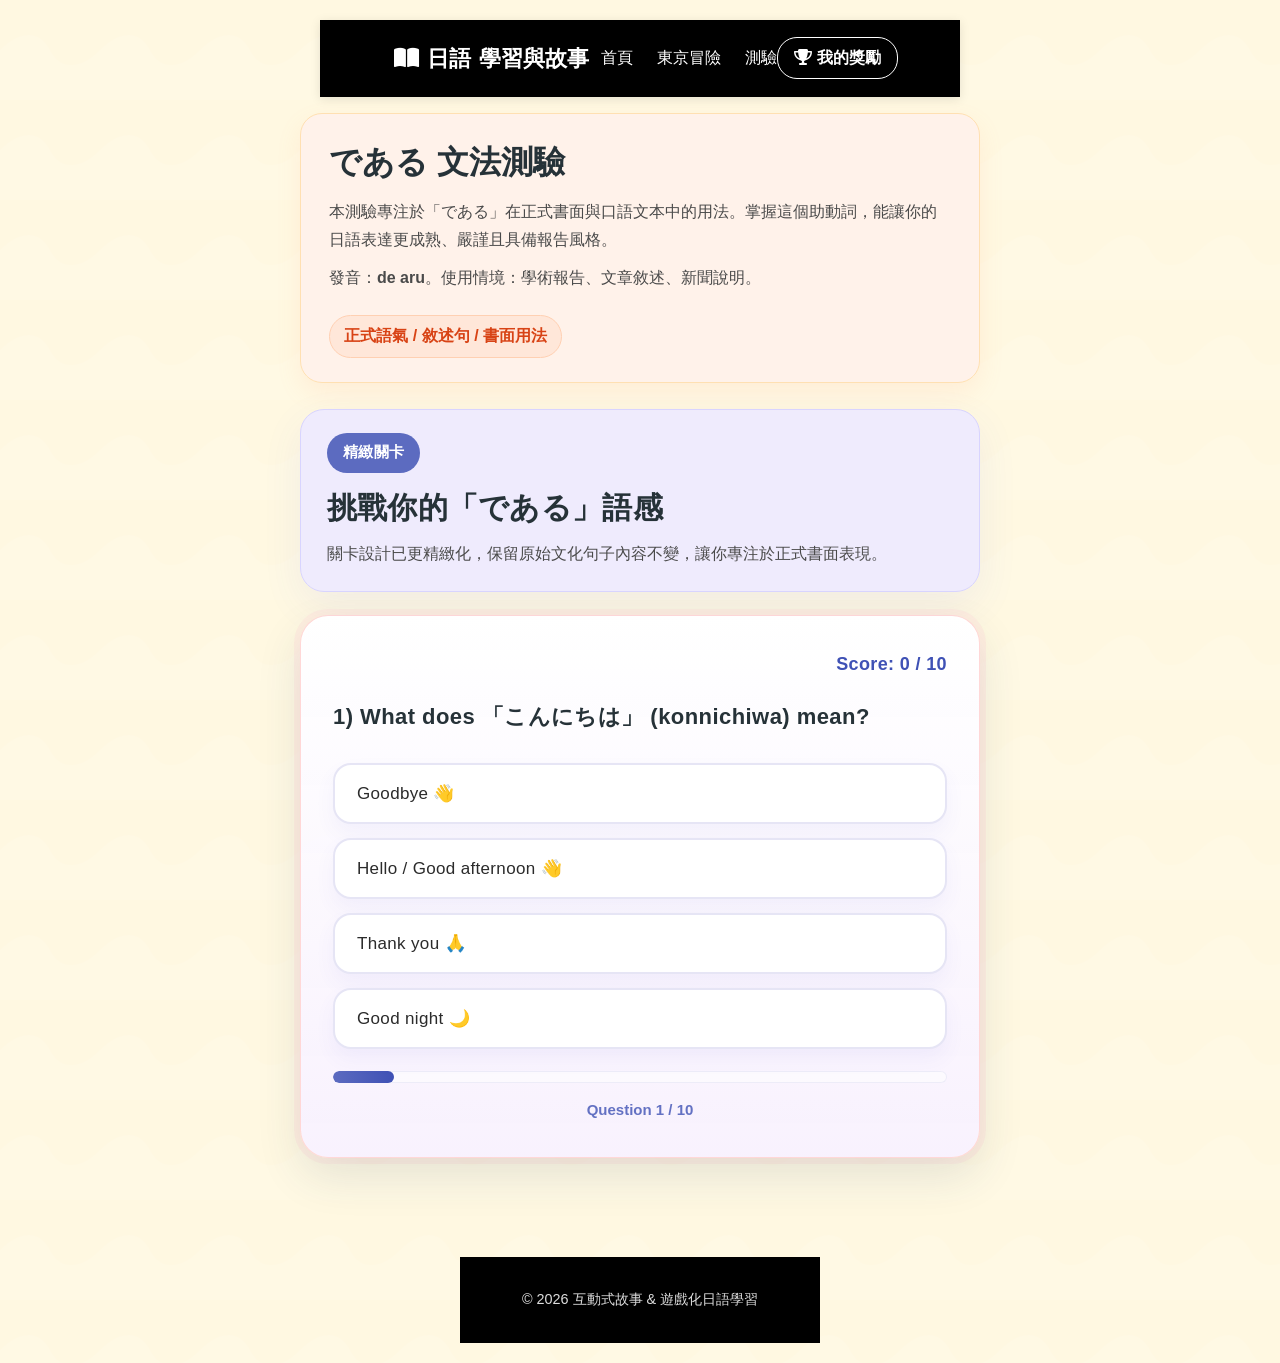
<file: docs/mc-quiz.html>
<!DOCTYPE html>
<html lang="en">
<head>
    <meta charset="UTF-8">
    <meta name="viewport" content="width=device-width, initial-scale=1.0">
    <title>である 文法測驗｜正式書面表現</title>
    <link rel="stylesheet" href="./styles.css">
    <link rel="stylesheet" href="https://cdnjs.cloudflare.com/ajax/libs/font-awesome/6.4.0/css/all.min.css">
    <style>
        * {
            margin: 0;
            padding: 0;
            box-sizing: border-box;
            font-family: 'Noto Sans JP', 'Noto Sans TC', 'Montserrat', sans-serif;
        }
        /* ✨ REFINED: Premium Japanese Washi Paper Background (subtle grain + soft wave pattern) */
        body {
            background-color: #FFF8E1; 
            background-image: url('data:image/svg+xml;utf8,<svg xmlns="http://www.w3.org/2000/svg" width="100" height="100" viewBox="0 0 100 100"><path fill="%23FFC2D125" d="M0 50 C20 30, 40 30, 50 50 C60 70, 80 70, 100 50 L100 100 L0 100 Z"/></svg>');
            background-blend-mode: overlay;
            min-height: 100vh;
            display: flex;
            flex-direction: column;
            align-items: center;
            justify-content: center;
            padding: 20px;
            color: #263238; /* Deep soft navy (Japanese ink - refined darker tone) */
            line-height: 1.5;
        }
        /* ✨ REFINED: Premium Quiz Container (Elegant Washi Box Style) */
        .quiz-shell {
            max-width: 760px;
            margin: 0 auto;
            padding: 0 0 1.2rem;
        }
        .quiz-meta {
            margin-bottom: 1.4rem;
            padding: 1.4rem 1.6rem;
            border-radius: 24px;
            background: rgba(238, 235, 255, 0.92);
            border: 1px solid #d8d4ff;
            box-shadow: 0 14px 40px rgba(79, 84, 227, 0.08);
        }
        .stage-pill {
            display: inline-flex;
            align-items: center;
            gap: 0.5rem;
            background: #5c6bc0;
            color: #fff;
            padding: 0.55rem 1rem;
            border-radius: 999px;
            font-weight: 700;
            letter-spacing: 0.03em;
            margin-bottom: 0.75rem;
            font-size: 0.95rem;
        }
        .stage-title {
            font-size: 1.9rem;
            color: #263238;
            margin-bottom: 0.55rem;
            letter-spacing: 0.01em;
        }
        .stage-copy {
            color: #4a4a4a;
            line-height: 1.8;
            font-size: 1.03rem;
            margin: 0;
        }
        .grammar-intro {
            max-width: 680px;
            margin: 0 auto 26px;
            padding: 24px 28px;
            border-radius: 22px;
            background: rgba(255, 242, 235, 0.92);
            border: 1px solid #FFE0B2;
            box-shadow: 0 10px 25px rgba(255, 160, 119, 0.12);
        }
        .grammar-intro h1 {
            font-size: 2rem;
            font-weight: 700;
            margin-bottom: 0.75rem;
            color: #263238;
        }
        .grammar-intro p {
            color: #4a4a4a;
            line-height: 1.75;
            margin-bottom: 0.65rem;
        }
        .grammar-tagline {
            display: inline-flex;
            align-items: center;
            gap: 0.5rem;
            background: #ffe7d9;
            color: #d84315;
            padding: 0.55rem 0.9rem;
            border-radius: 999px;
            font-weight: 700;
            margin-top: 0.75rem;
            border: 1px solid #ffd0b2;
        }
        .quiz-container {
            background: linear-gradient(180deg, rgba(255,255,255,0.98), rgba(248,241,255,0.95));
            width: 100%;
            max-width: 680px;
            border-radius: 28px; /* Rounded softer corners */
            padding: 35px 32px;
            box-shadow: 0 18px 45px rgba(45,64,89,0.12), 0 0 0 6px rgba(255,194,209,0.18);
            border: 1px solid rgba(255,194,209,0.6); /* Muted Sakura Pink */
            animation: fadeIn 0.9s ease-in-out 0.1s both; /* Delayed smooth fade */
            position: relative;
            overflow: hidden;
            background-clip: padding-box;
        }
        .progress-meter {
            width: 100%;
            height: 12px;
            background: rgba(255,255,255,0.55);
            border-radius: 999px;
            overflow: hidden;
            margin-top: 14px;
            box-shadow: inset 0 0 0 1px rgba(63,81,181,0.08);
        }
        .progress-meter-fill {
            width: 0;
            height: 100%;
            background: linear-gradient(90deg, #5c6bc0, #3f51b5);
            border-radius: 999px;
            transition: width 0.45s ease;
        }
        .score {
            text-align: right;
            font-size: 18px;
            font-weight: 600;
            color: #3f51b5;
            margin-bottom: 20px;
            letter-spacing: 0.02em;
        }
        .question {
            font-size: 22px;
            margin-bottom: 28px;
            line-height: 1.7;
            text-align: left;
            font-weight: 700;
            color: #263238;
            animation: fadeIn 0.6s ease 0.2s both;
            letter-spacing: 0.02em;
        }
        .answers {
            display: grid;
            gap: 14px;
            margin-bottom: 22px;
        }
        .answer-btn {
            background: #ffffff;
            border: 2px solid rgba(99, 92, 190, 0.16);
            border-radius: 18px;
            padding: 18px 22px;
            font-size: 17px;
            cursor: pointer;
            transition: all 0.32s cubic-bezier(0.25, 0.8, 0.25, 1);
            text-align: left;
            color: #2b2b2b;
            letter-spacing: 0.02em;
            box-shadow: 0 10px 20px rgba(79, 84, 227, 0.06);
        }
        .answer-btn:hover {
            transform: translateY(-2px);
            background: #f3f1ff;
            border-color: #5c6bc0;
            box-shadow: 0 14px 20px rgba(79, 84, 227, 0.12);
            outline: none;
        }
        .answer-btn.correct {
            background: #66bb6a;
            color: white;
            border-color: #4caf50;
            box-shadow: 0 0 18px rgba(102, 187, 106, 0.28);
            animation: correctFlash 0.6s ease both;
        }
        .answer-btn.incorrect {
            background: #ec407a;
            color: white;
            border-color: #d81b60;
            box-shadow: 0 0 18px rgba(236, 64, 122, 0.28);
            animation: wrongFlash 0.6s ease both;
        }
        .progress {
            text-align: center;
            font-size: 15px;
            color: #5c6bc0;
            margin-top: 16px;
            font-weight: 600;
            opacity: 0.95;
        }
        .result {
            text-align: center;
            padding: 25px 15px 20px;
            animation: fadeIn 0.9s ease both;
            position: relative;
        }
        .restart-btn {
            background: linear-gradient(120deg, #66bb6a, #4caf50);
            color: white;
            border: none;
            border-radius: 20px;
            padding: 18px 40px;
            font-size: 20px;
            cursor: pointer;
            transition: all 0.4s ease;
            font-weight: 600;
            box-shadow: 0 6px 12px rgba(102, 187, 106, 0.2);
            letter-spacing: 0.5px;
        }
        .restart-btn:hover {
            transform: translateY(-3px) scale(1.01);
            box-shadow: 0 10px 18px rgba(76, 175, 80, 0.3);
            filter: brightness(1.03);
        }
        @media (max-width: 480px) {
            .quiz-container { padding: 28px 20px; max-width: 95%; }
            .stage-title { font-size: 1.6rem; }
            .question { font-size: 20px; margin-bottom: 22px; }
            .answer-btn { font-size: 16px; padding: 16px 18px; }
            .result h2 { font-size: 28px; }
            .result .rank { font-size: 18px; }
            .result p { font-size: 19px; }
            .restart-btn { padding: 15px 30px; font-size: 18px; }
        }
    </style>
</head>
<body>
<nav>
    <div class="nav-logo">
        <i class="fas fa-book-open"></i>
        <span>日語</span> 學習與故事
    </div>
    <ul class="nav-links">
        <li><a href="./index.html">首頁</a></li>
        <li><a href="./adventure.html">東京冒險</a></li>
        <li><a href="./mc-quiz.html">測驗</a></li>
    </ul>
    <a href="#" class="gamification-hub"><i class="fas fa-trophy"></i> 我的獎勵</a>
</nav>
<main class="max-w-6xl mx-auto" style="padding: 1rem 5%;">
    <div class="grammar-intro">
        <h1>である 文法測驗</h1>
        <p>本測驗專注於「である」在正式書面與口語文本中的用法。掌握這個助動詞，能讓你的日語表達更成熟、嚴謹且具備報告風格。</p>
        <p>發音：<strong>de aru</strong>。使用情境：學術報告、文章敘述、新聞說明。</p>
        <div class="grammar-tagline">正式語氣 / 敘述句 / 書面用法</div>
    </div>
    <div class="quiz-shell">
        <div class="quiz-meta">
            <div class="stage-pill">精緻關卡</div>
            <h2 class="stage-title">挑戰你的「である」語感</h2>
            <p class="stage-copy">關卡設計已更精緻化，保留原始文化句子內容不變，讓你專注於正式書面表現。</p>
        </div>
        <div class="quiz-container" id="quiz">
            <div class="score" id="score">Score: 0 / 10</div>
            <div class="question" id="question"></div>
            <div class="answers" id="answers"></div>
            <div class="progress-meter"><div class="progress-meter-fill" id="progressFill"></div></div>
            <div class="progress" id="progress">Question 1 / 10</div>
        </div>
    </div>
    <script>
        // 🇯🇵 SUPER EASY JAPANESE VOCAB MCQs (ABSOLUTE BEGINNER - NO GRAMMAR)
        const quizQuestions = [
            {
                question: "1) What does 「こんにちは」 (konnichiwa) mean?",
                answers: [
                    { text: "Goodbye 👋", correct: false },
                    { text: "Hello / Good afternoon 👋", correct: true },
                    { text: "Thank you 🙏", correct: false },
                    { text: "Good night 🌙", correct: false }
                ]
            },
            {
                question: "2) What is the Japanese word for water (水)?",
                answers: [
                    { text: "みず (mizu) 💧", correct: true },
                    { text: "おちゃ (ocha) ☕", correct: false },
                    { text: "ジュース (juusu) 🧃", correct: false },
                    { text: "コーヒー (koohii) ☕", correct: false }
                ]
            },
            {
                question: "3) What does 「ありがとう」 (arigatou) mean?",
                answers: [
                    { text: "Sorry 😥", correct: false },
                    { text: "Thank you 🙏", correct: true },
                    { text: "Hello 👋", correct: false },
                    { text: "Yes ✔️", correct: false }
                ]
            },
            {
                question: "4) What is the meaning of 「おいしい」 (oishii)?",
                answers: [
                    { text: "Expensive 💰", correct: false },
                    { text: "Cute 🥰", correct: false },
                    { text: "Delicious 😋", correct: true },
                    { text: "Cold ❄️", correct: false }
                ]
            },
            {
                question: "5) What does 「はい」 (hai) mean?",
                answers: [
                    { text: "Yes ✔️", correct: true },
                    { text: "No ❌", correct: false },
                    { text: "Maybe 🤔", correct: false },
                    { text: "Okay ✅", correct: false }
                ]
            },
            {
                question: "6) What is the Japanese word for house (いえ / ie)?",
                answers: [
                    { text: "School 🏫", correct: false },
                    { text: "House / Home 🏠", correct: true },
                    { text: "Park 🌳", correct: false },
                    { text: "Shop 🛒", correct: false }
                ]
            },
            {
                question: "7) What does 「さようなら」 (sayounara) mean?",
                answers: [
                    { text: "Goodbye 👋", correct: true },
                    { text: "Good morning ☀️", correct: false },
                    { text: "Good night 🌙", correct: false },
                    { text: "Excuse me 🙇", correct: false }
                ]
            },
            {
                question: "8) What is the meaning of 「たべもの」 (tabemono)?",
                answers: [
                    { text: "Drink 🧃", correct: false },
                    { text: "Food 🍱", correct: true },
                    { text: "Toys 🧸", correct: false },
                    { text: "Books 📚", correct: false }
                ]
            },
            {
                question: "9) What does 「おはよう」 (ohayou) mean?",
                answers: [
                    { text: "Good morning ☀️", correct: true },
                    { text: "Good afternoon ☀️", correct: false },
                    { text: "Good night 🌙", correct: false },
                    { text: "Thank you 🙏", correct: false }
                ]
            },
            {
                question: "10) What does 「いいえ」 (iie) mean?",
                answers: [
                    { text: "Yes ✔️", correct: false },
                    { text: "No ❌", correct: true },
                    { text: "Okay ✅", correct: false },
                    { text: "Sorry 😥", correct: false }
                ]
            }
        ];
        // Global Variables
        const quizContainer = document.getElementById('quiz');
        const questionElement = document.getElementById('question');
        const answersElement = document.getElementById('answers');
        const scoreElement = document.getElementById('score');
        const progressElement = document.getElementById('progress');
        const progressBarFill = document.getElementById('progressFill');
        let currentQuestionIndex = 0;
        let score = 0;
        // Start Quiz
        startQuiz();
        function startQuiz() {
            currentQuestionIndex = 0;
            score = 0;
            scoreElement.textContent = `Score: ${score} / 10`;
            showQuestion(quizQuestions[currentQuestionIndex]);
        }
        // Show Current Question
        function showQuestion(question) {
            resetAnswers();
            questionElement.textContent = question.question;
            progressElement.textContent = `Question ${currentQuestionIndex + 1} / 10`;
            progressBarFill.style.width = `${((currentQuestionIndex + 1) / quizQuestions.length) * 100}%`;
            question.answers.forEach(answer => {
                const button = document.createElement('button');
                button.classList.add('answer-btn');
                button.textContent = answer.text;
                button.dataset.correct = answer.correct;
                button.addEventListener('click', selectAnswer);
                answersElement.appendChild(button);
            });
        }
        // Reset Answer Buttons
        function resetAnswers() {
            while (answersElement.firstChild) answersElement.removeChild(answersElement.firstChild);
        }
        // ✨ Select Answer (Smoother Feedback, No Glitches)
        function selectAnswer(e) {
            const selectedBtn = e.target;
            const isCorrect = selectedBtn.dataset.correct === "true";
            
            if (isCorrect) {
                selectedBtn.classList.add('correct');
                score++;
                scoreElement.textContent = `Score: ${score} / 10`;
            } else {
                selectedBtn.classList.add('incorrect');
                // Highlight correct answer for learning
                document.querySelectorAll('.answer-btn').forEach(btn => {
                    if (btn.dataset.correct === "true") btn.classList.add('correct');
                });
            }
            // Disable buttons with smooth state
            document.querySelectorAll('.answer-btn').forEach(btn => {
                btn.disabled = true;
                btn.style.cursor = 'not-allowed';
            });
            // Auto next question (1s delay - perfect for animation finish)
            setTimeout(() => {
                currentQuestionIndex++;
                currentQuestionIndex < quizQuestions.length ? showQuestion(quizQuestions[currentQuestionIndex]) : showResult();
            }, 1000);
        }
        // ✅ 🌟 SUPER FUN + REFINED RESULT PAGE (FUNNY + CUTE + ENCOURAGING) 🌟✅
        function showResult() {
            resetAnswers();
            const scorePercent = (score / quizQuestions.length) * 100;
            let titleMsg = "", rankMsg = "", subMsg = "";
            // 🎊 TIER 1: PERFECT SCORE (10/10) → S-RANK + SUPER CELEBRATION
            if (scorePercent === 100) {
                titleMsg = "🌸 完璧！満点！(Kanpeki! Manten!) 🌸";
                rankMsg = "✨ S-RANK | Perfect Score! 🎊";
                subMsg = `You're a Japanese Vocab Star! 🇯🇵 ${score} / 10 (${scorePercent}%)`;
            }
            // 🍡 TIER 2: EXCELLENT (80-99%) → A-RANK + HAPPY MESSAGE
            else if (scorePercent >= 80) {
                titleMsg = "🍵 すごい！めちゃ上手！(Sugoi! Mecha Jouzu!) 🍵";
                rankMsg = "⭐ A-RANK | Excellent Work! ✨";
                subMsg = `Almost Perfect! Keep shining! ✨ ${score} / 10 (${scorePercent}%)`;
            }
            // 🌸 TIER 3: GOOD (60-79%) → B-RANK + NICE MESSAGE
            else if (scorePercent >= 60) {
                titleMsg = "✨ よくがんばりました！(Yoku Ganbatta!) ✨";
                rankMsg = "🌸 B-RANK | Great Job! 👍";
                subMsg = `You're learning so well! Keep it up! 📚 ${score} / 10 (${scorePercent}%)`;
            }
            // 💪 TIER 4: KEEP LEARNING (0-59%) → C-RANK + FUNNY ENCOURAGING MESSAGE
            else {
                titleMsg = "💪 がんばろう！がんばれ！(Ganbarou! Ganbare!) 💪";
                rankMsg = "🍡 C-RANK | Keep Practicing! 😊";
                subMsg = `Every mistake is a step to success! 📖 ${score} / 10 (${scorePercent}%)`;
            }
            // ✨ RENDER THE BEAUTIFUL FUN RESULT PAGE
            quizContainer.innerHTML = `
                <div class="result">
                    <h2>${titleMsg}</h2>
                    <div class="rank">${rankMsg}</div>
                    <p>${subMsg}</p>
                    <button class="restart-btn" onclick="startQuiz()">🔄 Retry Quiz</button>
                </div>
            `;
            createConfetti(); // 🎉 SUPER FESTIVE CONFETTI CELEBRATION!
        }
        // ✅ 🌟 SUPER FESTIVE CONFETTI (180 PIECES + MIXED SHAPES/COLORS) 🌟✅
        function createConfetti() {
            const colors = ['#FFC2D1', '#66BB6A', '#263238', '#FFF8E1', '#EC407A', '#FFE0B2'];
            for (let i = 0; i < 180; i++) {
                const confetti = document.createElement('div');
                confetti.classList.add('confetti');
                confetti.style.left = `${Math.random() * 100}%`;
                confetti.style.setProperty('--color', colors[Math.floor(Math.random() * colors.length)]);
                confetti.style.setProperty('--size', `${Math.random() * 8}px`);
                confetti.style.setProperty('--radius', Math.random() > 0.5 ? '50%' : '15%');
                confetti.style.animationDelay = `${Math.random() * 4}s`;
                quizContainer.appendChild(confetti);
                setTimeout(() => confetti.remove(), 4000);
            }
        }
        // ✨ Confetti Fall Animation (Slow, Smooth, Natural)
        const style = document.createElement('style');
        style.textContent = `
            @keyframes confettiFall {
                0% { transform: translateY(-15px) rotate(0deg); opacity: 1; }
                100% { transform: translateY(380px) rotate(360deg); opacity: 0; }
            }
        `;
        document.head.appendChild(style);
    </script>
</main>
<footer>
    <div class="copyright">© 2026 互動式故事 & 遊戲化日語學習</div>
</footer>
</body>
</html>
</file>
<file: styles.css>
/* Shared style system for consistent look and feel */
:root {
    --primary-navy: #2D4059;
    --primary-coral: #E84A5F;
    --base-cream: #F8F5F2;
    --accent-mint: #88D8B0;
    --accent-yellow: #FFEAA7;
    --text-charcoal: #333333;
    --japan-indigo: #4B6CB7;
    --light-gray: #E0E0E0;
}
* {
    margin: 0;
    padding: 0;
    box-sizing: border-box;
    font-family: 'Noto Sans JP', 'Noto Sans TC', 'Montserrat', sans-serif;
}
body {
    background-color: var(--base-cream);
    color: var(--text-charcoal);
    line-height: 1.6;
}
nav {
    position: sticky;
    top: 0;
    background-color: var(--primary-navy);
    color: white;
    padding: 1rem 5%;
    display: flex;
    justify-content: space-between;
    align-items: center;
    box-shadow: 0 2px 10px rgba(0,0,0,0.1);
    z-index: 100;
}
.nav-logo { font-size: 1.4rem; font-weight: 700; display: flex; align-items: center; gap: 0.5rem; }
.nav-logo span { color: var(--primary-coral); }
.nav-links { display: flex; gap: 1.5rem; list-style: none; }
.nav-links a { color: white; text-decoration: none; padding: 0.5rem 0; border-bottom: 2px solid transparent; transition: all 0.3s ease; }
.nav-links a:hover { border-bottom: 2px solid var(--accent-mint); color: var(--accent-mint); }
.gamification-hub { background-color: var(--primary-coral); padding: 0.5rem 1rem; border-radius: 20px; text-decoration: none; color: white; font-weight: 600; transition: all 0.3s ease; }
.gamification-hub:hover { background-color: var(--accent-mint); color: var(--primary-navy); }
footer { background-color: var(--primary-navy); color: white; padding: 2rem 5%; margin-top: 4rem; }
.footer-grid { display: grid; grid-template-columns: repeat(auto-fit, minmax(250px, 1fr)); gap: 2rem; margin-bottom: 2rem; }
.footer-col h3 { font-size: 1.3rem; margin-bottom: 1rem; color: var(--accent-mint); }
.footer-col a { color: #ddd; text-decoration: none; display: block; margin-bottom: 0.8rem; transition: color 0.3s ease; }
.footer-col a:hover { color: var(--primary-coral); }
.social-links { display: flex; gap: 1rem; margin-top: 1rem; }
.social-links a { background-color: var(--japan-indigo); width: 40px; height: 40px; border-radius: 50%; display: flex; align-items: center; justify-content: center; font-size: 1.2rem; }
.social-links a:hover { background-color: var(--primary-coral); color: white; }
.copyright { text-align: center; color: #ddd; font-size: 0.9rem; }
.hero { padding: 4rem 5%; display: flex; flex-wrap: wrap; align-items: center; gap: 2.5rem; background: linear-gradient(135deg, var(--base-cream) 0%, #f0ebe8 100%); border-bottom: 3px solid var(--japan-indigo); }
.hero-text h1 { font-size: 2.5rem; color: var(--primary-navy); }
.hero-text h1 span { color: var(--primary-coral); }
.hero-text p { font-size: 1.1rem; margin: 1rem 0 1.5rem; }
.cta-btn, .btn-primary, .card-btn { background-color: var(--primary-navy); color: white; padding: 0.8rem 1.2rem; border-radius: 8px; text-decoration: none; font-weight: 600; border: none; cursor: pointer; transition: all 0.3s ease; display: inline-block; }
.cta-btn.secondary { background-color: transparent; border: 2px solid var(--primary-coral); color: var(--primary-coral); }
.cta-btn:hover, .btn-primary:hover, .card-btn:hover { background-color: var(--japan-indigo); transform: translateY(-2px); box-shadow: 0 5px 15px rgba(0,0,0,0.1); }
.section { padding: 3rem 5%; }
.section-title { text-align: center; font-size: 2rem; color: var(--primary-navy); margin-bottom: 2rem; position: relative; }
.section-title::after { content: ''; width: 80px; height: 4px; background-color: var(--primary-coral); position: absolute; bottom: -10px; left: 50%; transform: translateX(-50%); border-radius: 2px; }
.card-grid { display: grid; grid-template-columns: repeat(auto-fit, minmax(280px, 1fr)); gap: 1.5rem; }
.card { background-color: white; border-radius: 10px; padding: 1.5rem; box-shadow: 0 5px 15px rgba(0,0,0,0.08); transition: all 0.3s ease; border-top: 4px solid var(--japan-indigo);} 
.card:hover { transform: translateY(-5px); box-shadow: 0 10px 25px rgba(0,0,0,0.12); }
.card h3 { color: var(--primary-navy); margin-bottom: 1rem; }
.card p { margin-bottom: 1rem; color: #555; }
.progress-bar { width: 100%; height: 20px; background-color: var(--light-gray); border-radius: 10px; margin-bottom: 1rem; overflow: hidden; }
.progress-fill { height: 100%; background-color: var(--accent-yellow); width: 0%; border-radius: 10px; transition: width 0.5s ease; }
.dialog-bubble { position: relative; margin: 8px 0; background: white; padding: 12px; border-radius: 16px; box-shadow: 0 2px 8px rgba(0,0,0,0.08); }
.dialog-bubble::before { content: ""; position: absolute; left: -8px; top: 16px; width: 0; height: 0; border-top: 8px solid transparent; border-bottom: 8px solid transparent; border-right: 8px solid white; }
.dialog-bubble-right { background: #e6f2ff; }
.dialog-bubble-right::before { left: auto; right: -8px; border-right: none; border-left: 8px solid #e6f2ff; }
.map-marker { position: absolute; cursor: pointer; text-align: center; transition: all 0.3s ease; }
.map-marker:hover { transform: scale(1.1); }
.game-modal { display: none; position: fixed; z-index: 9999; left:0; top:0; width:100%; height:100%; background: rgba(0,0,0,0.6); }
.game-box { background: white; max-width: 650px; margin: 50px auto; padding: 30px; border-radius: 16px; max-height: 85vh; overflow-y: auto; }
.game-close { text-align: right; cursor: pointer; font-size: 18px; color: #666; }
@media (max-width: 768px) {
    nav { padding: 0.8rem 3%; }
    .hero { padding: 2.5rem 3%; }
    .hero-text h1 { font-size: 2rem; }
    .nav-links { display: none; }
    .cta-btn, .btn-primary, .card-btn { width: 100%; text-align: center; }
}

/* Tailwind-like utility classes for adventure.html */
.flex { display: flex; }
.flex-col { flex-direction: column; }
.justify-center { justify-content: center; }
.justify-between { justify-content: space-between; }
.items-center { align-items: center; }
.text-center { text-align: center; }
.text-white { color: white; }
.text-gray-600 { color: #6b7280; }
.text-gray-500 { color: #9ca3af; }
.text-gray-700 { color: #374151; }
.text-blue-600 { color: #2563eb; }
.text-blue-500 { color: #3b82f6; }
.text-blue-800 { color: #1e40af; }
.text-yellow-300 { color: #fde047; }
.text-red-500 { color: #ef4444; }
.text-gray-400 { color: #9ca3af; }
.text-orange-500 { color: #f97316; }
.text-pink-500 { color: #ec4899; }
.text-purple-500 { color: #a855f7; }
.text-green-500 { color: #22c55e; }
.bg-blue-600 { background-color: #2563eb; }
.bg-blue-50 { background-color: #eff6ff; }
.bg-white { background-color: white; }
.bg-gray-200 { background-color: #e5e7eb; }
.bg-red-500 { background-color: #ef4444; }
.bg-gray-400 { background-color: #9ca3af; }
.bg-orange-500 { background-color: #f97316; }
.bg-pink-500 { background-color: #ec4899; }
.bg-purple-500 { background-color: #a855f7; }
.bg-green-500 { background-color: #22c55e; }
.bg-yellow-400 { background-color: #facc15; }
.bg-gray-50 { background-color: #f9fafb; }
.bg-blue-100 { background-color: #dbeafe; }
.bg-red-50 { background-color: #fef2f2; }
.bg-green-50 { background-color: #f0fdf4; }
.p-3 { padding: 0.75rem; }
.p-4 { padding: 1rem; }
.p-6 { padding: 1.5rem; }
.py-2 { padding-top: 0.5rem; padding-bottom: 0.5rem; }
.py-3 { padding-top: 0.75rem; padding-bottom: 0.75rem; }
.px-4 { padding-left: 1rem; padding-right: 1rem; }
.px-6 { padding-left: 1.5rem; padding-right: 1.5rem; }
.px-8 { padding-left: 2rem; padding-right: 2rem; }
.px-1 { padding-left: 0.25rem; padding-right: 0.25rem; }
.mb-3 { margin-bottom: 0.75rem; }
.mb-4 { margin-bottom: 1rem; }
.mb-6 { margin-bottom: 1.5rem; }
.mb-8 { margin-bottom: 2rem; }
.mt-1 { margin-top: 0.25rem; }
.mt-6 { margin-top: 1.5rem; }
.mr-1 { margin-right: 0.25rem; }
.mr-2 { margin-right: 0.5rem; }
.mx-auto { margin-left: auto; margin-right: auto; }
.w-full { width: 100%; }
.w-32 { width: 8rem; }
.w-16 { width: 4rem; }
.w-8 { width: 2rem; }
.h-32 { height: 8rem; }
.h-16 { height: 4rem; }
.h-8 { height: 2rem; }
.h-48 { height: 12rem; }
.h-80 { height: 20rem; }
.text-xs { font-size: 0.75rem; line-height: 1rem; }
.text-sm { font-size: 0.875rem; line-height: 1.25rem; }
.text-base { font-size: 1rem; line-height: 1.5rem; }
.text-lg { font-size: 1.125rem; line-height: 1.75rem; }
.text-xl { font-size: 1.25rem; line-height: 1.75rem; }
.text-3xl { font-size: 1.875rem; line-height: 2.25rem; }
.text-4xl { font-size: 2.25rem; line-height: 2.5rem; }
.font-bold { font-weight: 700; }
.font-medium { font-weight: 500; }
.rounded-xl { border-radius: 0.75rem; }
.rounded-lg { border-radius: 0.5rem; }
.rounded-full { border-radius: 9999px; }
.rounded-2xl { border-radius: 1rem; }
.shadow-lg { box-shadow: 0 10px 15px -3px rgba(0, 0, 0, 0.1), 0 4px 6px -2px rgba(0, 0, 0, 0.05); }
.shadow-md { box-shadow: 0 4px 6px -1px rgba(0, 0, 0, 0.1), 0 2px 4px -1px rgba(0, 0, 0, 0.06); }
.shadow-sm { box-shadow: 0 1px 2px 0 rgba(0, 0, 0, 0.05); }
.border { border-width: 1px; }
.border-gray-100 { border-color: #f3f4f6; }
.border-gray-200 { border-color: #e5e7eb; }
.border-green-500 { border-color: #10b981; }
.border-red-500 { border-color: #ef4444; }
.border-blue-500 { border-color: #3b82f6; }
.hover\:bg-blue-700:hover { background-color: #1d4ed8; }
.hover\:bg-gray-300:hover { background-color: #d1d5db; }
.hover\:bg-purple-700:hover { background-color: #7c3aed; }
.transition { transition-property: color, background-color, border-color, text-decoration-color, fill, stroke, opacity, box-shadow, transform, filter, backdrop-filter; transition-timing-function: cubic-bezier(0.4, 0, 0.2, 1); transition-duration: 150ms; }
.transform { transform: var(--tw-transform); }
.hover\:-translate-y-0\.5:hover { transform: translateY(-0.125rem); }
.fixed { position: fixed; }
.absolute { position: absolute; }
.relative { position: relative; }
.sticky { position: sticky; }
.top-0 { top: 0; }
.top-1\/2 { top: 50%; }
.left-1\/2 { left: 50%; }
.z-10 { z-index: 10; }
.z-50 { z-index: 50; }
.inset-0 { top: 0; right: 0; bottom: 0; left: 0; }
.grid { display: grid; }
.grid-cols-2 { grid-template-columns: repeat(2, minmax(0, 1fr)); }
.gap-3 { gap: 0.75rem; }
.gap-4 { gap: 1rem; }
.min-h-\[calc\(100vh-60px\)\] { min-height: calc(100vh - 60px); }
.overflow-hidden { overflow: hidden; }
.overflow-y-auto { overflow-y: auto; }
.bg-cover { background-size: cover; }
.bg-center { background-position: center; }
.opacity-50 { opacity: 0.5; }
.pointer-events-none { pointer-events: none; }
.hidden { display: none; }
.flex-grow { flex-grow: 1; }
.w-\[48\%\] { width: 48%; }
.space-y-2 > * + * { margin-top: 0.5rem; }
.correct-feedback { animation: correctPulse 0.5s ease-in-out; }
.wrong-feedback { animation: wrongShake 0.5s ease-in-out; }
@keyframes correctPulse { 0% { transform: scale(1); } 50% { transform: scale(1.05); } 100% { transform: scale(1); } }
@keyframes wrongShake { 0% { transform: translateX(0); } 25% { transform: translateX(-5px); } 50% { transform: translateX(5px); } 75% { transform: translateX(-5px); } 100% { transform: translateX(0); } }
</file>
<file: docs/styles.css>
/* Shared style system for consistent look and feel */
:root {
    --primary-navy: #2D4059;
    --primary-coral: #E84A5F;
    --base-cream: #fff7d8;
    --accent-mint: #88D8B0;
    --accent-yellow: #FFEAA7;
    --text-charcoal: #333333;
    --japan-indigo: #4B6CB7;
    --light-gray: #E0E0E0;
}
* {
    margin: 0;
    padding: 0;
    box-sizing: border-box;
    font-family: 'Noto Sans JP', 'Noto Sans TC', 'Montserrat', sans-serif;
}
body {
    background-color: var(--base-cream);
    color: black;
    line-height: 1.6;
}
nav {
    position: sticky;
    top: 0;
    background-color: black;
    color: white;
    padding: 1rem 5%;
    display: flex;
    justify-content: space-between;
    align-items: center;
    box-shadow: 0 2px 10px rgba(0,0,0,0.1);
    z-index: 100;
}
.nav-logo { font-size: 1.4rem; font-weight: 700; display: flex; align-items: center; gap: 0.5rem; background-color: black; color: white; padding: 0.35rem 0.75rem; border-radius: 0.75rem; }
.nav-logo span { color: white; }
.nav-links { display: flex; gap: 1.5rem; list-style: none; }
.nav-links a { color: white; text-decoration: none; padding: 0.5rem 0; border-bottom: 2px solid transparent; transition: all 0.3s ease; }
.nav-links a:hover { border-bottom: 2px solid var(--accent-mint); color: var(--accent-mint); }
.gamification-hub { background-color: black; padding: 0.5rem 1rem; border-radius: 20px; text-decoration: none; color: white; font-weight: 600; border: 1px solid white; transition: all 0.3s ease; }
.gamification-hub:hover { background-color: var(--accent-mint); color: var(--primary-navy); }
footer { background-color: black; color: white; padding: 2rem 5%; margin-top: 4rem; }
.footer-grid { display: grid; grid-template-columns: repeat(auto-fit, minmax(250px, 1fr)); gap: 2rem; margin-bottom: 2rem; }
.footer-col h3 { font-size: 1.3rem; margin-bottom: 1rem; color: var(--accent-mint); }
.footer-col a { color: #ddd; text-decoration: none; display: block; margin-bottom: 0.8rem; transition: color 0.3s ease; }
.footer-col a:hover { color: var(--primary-coral); }
.social-links { display: flex; gap: 1rem; margin-top: 1rem; }
.social-links a { background-color: var(--japan-indigo); width: 40px; height: 40px; border-radius: 50%; display: flex; align-items: center; justify-content: center; font-size: 1.2rem; }
.social-links a:hover { background-color: var(--primary-coral); color: white; }
.copyright { text-align: center; color: #ddd; font-size: 0.9rem; }
.hero { padding: 4rem 5%; display: flex; flex-wrap: wrap; align-items: center; gap: 2.5rem; background: linear-gradient(135deg, var(--base-cream) 0%, #f0ebe8 100%); border-bottom: 3px solid var(--japan-indigo); }
.hero-text h1 { font-size: 2.5rem; color: var(--primary-navy); }
.hero-text h1 span { color: var(--primary-coral); }
.hero-text p { font-size: 1.1rem; margin: 1rem 0 1.5rem; }
.cta-btn, .btn-primary, .card-btn {
    background: linear-gradient(135deg, #3f51b5 0%, #5c6bc0 100%);
    color: white;
    padding: 0.9rem 1.4rem;
    border-radius: 14px;
    text-decoration: none;
    font-weight: 700;
    border: 1px solid rgba(255,255,255,0.25);
    cursor: pointer;
    transition: transform 0.28s ease, box-shadow 0.28s ease, background 0.28s ease;
    display: inline-block;
    box-shadow: 0 10px 25px rgba(63,81,181,0.15);
}
.cta-btn.secondary {
    background: rgba(255,255,255,0.14);
    border: 1px solid rgba(255,255,255,0.4);
    color: #fff;
}
.cta-btn:hover, .btn-primary:hover, .card-btn:hover {
    transform: translateY(-3px) scale(1.005);
    box-shadow: 0 16px 28px rgba(63,81,181,0.22);
    background: linear-gradient(135deg, #5c6bc0 0%, #3f51b5 100%);
}
.section { padding: 3rem 5%; }
.section-title { text-align: center; font-size: 2rem; color: var(--primary-navy); margin-bottom: 2rem; position: relative; }
.section-title::after { content: ''; width: 80px; height: 4px; background-color: var(--primary-coral); position: absolute; bottom: -10px; left: 50%; transform: translateX(-50%); border-radius: 2px; }
.section-description { max-width: 760px; margin: 0 auto 2rem; color: #4a4a4a; font-size: 1.03rem; line-height: 1.8; text-align: center; }
.card-grid { display: grid; grid-template-columns: repeat(auto-fit, minmax(280px, 1fr)); gap: 1.5rem; }
.card { background-color: white; border-radius: 18px; padding: 1.8rem; box-shadow: 0 18px 50px rgba(45,64,89,0.08); transition: transform 0.28s ease, box-shadow 0.28s ease; border-top: 5px solid var(--japan-indigo); position: relative; overflow: hidden; }
.card:hover { transform: translateY(-6px); box-shadow: 0 18px 55px rgba(45,64,89,0.16); }
.card h3 { color: var(--primary-navy); margin-bottom: 0.8rem; font-size: 1.35rem; }
.card p { margin-bottom: 0.9rem; color: #555; line-height: 1.6; }
.card-badge { display: inline-flex; align-items: center; gap: 0.4rem; background: linear-gradient(135deg, #4b6cb7, #182848); color: white; padding: 0.4rem 0.8rem; border-radius: 999px; font-size: 0.85rem; letter-spacing: 0.02em; margin-bottom: 0.9rem; }
.card-detail { font-size: 0.98rem; color: #444; margin-bottom: 0.55rem; }
.card-example { font-size: 0.95rem; color: #333; background: #f8f7ff; padding: 0.9rem 1rem; border-radius: 14px; border: 1px solid #e2e2ff; }
.card.vocab { min-height: 320px; display: flex; flex-direction: column; justify-content: space-between; }

.progress-bar { width: 100%; height: 20px; background-color: var(--light-gray); border-radius: 10px; margin-bottom: 1rem; overflow: hidden; }
.progress-fill { height: 100%; background-color: var(--accent-yellow); width: 0%; border-radius: 10px; transition: width 0.5s ease; }
.dialog-bubble { position: relative; margin: 8px 0; background: white; padding: 12px; border-radius: 16px; box-shadow: 0 2px 8px rgba(0,0,0,0.08); }
.dialog-bubble::before { content: ""; position: absolute; left: -8px; top: 16px; width: 0; height: 0; border-top: 8px solid transparent; border-bottom: 8px solid transparent; border-right: 8px solid white; }
.dialog-bubble-right { background: #e6f2ff; }
.dialog-bubble-right::before { left: auto; right: -8px; border-right: none; border-left: 8px solid #e6f2ff; }
.map-marker { position: absolute; cursor: pointer; text-align: center; transition: all 0.3s ease; }
.map-marker:hover { transform: scale(1.1); }
.game-modal { display: none; position: fixed; z-index: 9999; left:0; top:0; width:100%; height:100%; background: rgba(0,0,0,0.6); }
.game-box { background: white; max-width: 650px; margin: 50px auto; padding: 30px; border-radius: 16px; max-height: 85vh; overflow-y: auto; }
.game-close { text-align: right; cursor: pointer; font-size: 18px; color: #666; }
@media (max-width: 768px) {
    nav { padding: 0.8rem 3%; }
    .hero { padding: 2.5rem 3%; }
    .hero-text h1 { font-size: 2rem; }
    .nav-links { display: none; }
    .cta-btn, .btn-primary, .card-btn { width: 100%; text-align: center; }
}

/* Tailwind-like utility classes for adventure.html */
.flex { display: flex; }
.flex-col { flex-direction: column; }
.justify-center { justify-content: center; }
.justify-between { justify-content: space-between; }
.items-center { align-items: center; }
.text-center { text-align: center; }
.text-white { color: white; }
.text-gray-600 { color: #6b7280; }
.text-gray-500 { color: #9ca3af; }
.text-gray-700 { color: #374151; }
.text-blue-600 { color: #2563eb; }
.text-blue-500 { color: #3b82f6; }
.text-blue-800 { color: #1e40af; }
.text-yellow-300 { color: #fde047; }
.text-red-500 { color: #ef4444; }
.text-gray-400 { color: #9ca3af; }
.text-orange-500 { color: #f97316; }
.text-pink-500 { color: #ec4899; }
.text-purple-500 { color: #a855f7; }
.text-green-500 { color: #22c55e; }
.bg-blue-600 { background-color: #2563eb; }
.bg-blue-50 { background-color: #eff6ff; }
.bg-white { background-color: white; }
.bg-gray-200 { background-color: #e5e7eb; }
.bg-red-500 { background-color: #ef4444; }
.bg-gray-400 { background-color: #9ca3af; }
.bg-orange-500 { background-color: #f97316; }
.bg-pink-500 { background-color: #ec4899; }
.bg-purple-500 { background-color: #a855f7; }
.bg-green-500 { background-color: #22c55e; }
.bg-yellow-400 { background-color: #facc15; }
.bg-gray-50 { background-color: #f9fafb; }
.bg-blue-100 { background-color: #dbeafe; }
.bg-red-50 { background-color: #fef2f2; }
.bg-green-50 { background-color: #f0fdf4; }
.p-3 { padding: 0.75rem; }
.p-4 { padding: 1rem; }
.p-6 { padding: 1.5rem; }
.py-2 { padding-top: 0.5rem; padding-bottom: 0.5rem; }
.py-3 { padding-top: 0.75rem; padding-bottom: 0.75rem; }
.px-4 { padding-left: 1rem; padding-right: 1rem; }
.px-6 { padding-left: 1.5rem; padding-right: 1.5rem; }
.px-8 { padding-left: 2rem; padding-right: 2rem; }
.px-1 { padding-left: 0.25rem; padding-right: 0.25rem; }
.mb-3 { margin-bottom: 0.75rem; }
.mb-4 { margin-bottom: 1rem; }
.mb-6 { margin-bottom: 1.5rem; }
.mb-8 { margin-bottom: 2rem; }
.mt-1 { margin-top: 0.25rem; }
.mt-6 { margin-top: 1.5rem; }
.mr-1 { margin-right: 0.25rem; }
.mr-2 { margin-right: 0.5rem; }
.mx-auto { margin-left: auto; margin-right: auto; }
.w-full { width: 100%; }
.w-32 { width: 8rem; }
.w-16 { width: 4rem; }
.w-8 { width: 2rem; }
.h-32 { height: 8rem; }
.h-16 { height: 4rem; }
.h-8 { height: 2rem; }
.h-48 { height: 12rem; }
.h-80 { height: 20rem; }
.text-xs { font-size: 0.75rem; line-height: 1rem; }
.text-sm { font-size: 0.875rem; line-height: 1.25rem; }
.text-base { font-size: 1rem; line-height: 1.5rem; }
.text-lg { font-size: 1.125rem; line-height: 1.75rem; }
.text-xl { font-size: 1.25rem; line-height: 1.75rem; }
.text-3xl { font-size: 1.875rem; line-height: 2.25rem; }
.text-4xl { font-size: 2.25rem; line-height: 2.5rem; }
.font-bold { font-weight: 700; }
.font-medium { font-weight: 500; }
.rounded-xl { border-radius: 0.75rem; }
.rounded-lg { border-radius: 0.5rem; }
.rounded-full { border-radius: 9999px; }
.rounded-2xl { border-radius: 1rem; }
.shadow-lg { box-shadow: 0 10px 15px -3px rgba(0, 0, 0, 0.1), 0 4px 6px -2px rgba(0, 0, 0, 0.05); }
.shadow-md { box-shadow: 0 4px 6px -1px rgba(0, 0, 0, 0.1), 0 2px 4px -1px rgba(0, 0, 0, 0.06); }
.shadow-sm { box-shadow: 0 1px 2px 0 rgba(0, 0, 0, 0.05); }
.border { border-width: 1px; }
.border-gray-100 { border-color: #f3f4f6; }
.border-gray-200 { border-color: #e5e7eb; }
.border-green-500 { border-color: #10b981; }
.border-red-500 { border-color: #ef4444; }
.border-blue-500 { border-color: #3b82f6; }
.hover\:bg-blue-700:hover { background-color: #1d4ed8; }
.hover\:bg-gray-300:hover { background-color: #d1d5db; }
.hover\:bg-purple-700:hover { background-color: #7c3aed; }
.transition { transition-property: color, background-color, border-color, text-decoration-color, fill, stroke, opacity, box-shadow, transform, filter, backdrop-filter; transition-timing-function: cubic-bezier(0.4, 0, 0.2, 1); transition-duration: 150ms; }
.transform { transform: var(--tw-transform); }
.hover\:-translate-y-0\.5:hover { transform: translateY(-0.125rem); }
.fixed { position: fixed; }
.absolute { position: absolute; }
.relative { position: relative; }
.sticky { position: sticky; }
.top-0 { top: 0; }
.top-1\/2 { top: 50%; }
.left-1\/2 { left: 50%; }
.z-10 { z-index: 10; }
.z-50 { z-index: 50; }
.inset-0 { top: 0; right: 0; bottom: 0; left: 0; }
.grid { display: grid; }
.grid-cols-2 { grid-template-columns: repeat(2, minmax(0, 1fr)); }
.gap-3 { gap: 0.75rem; }
.gap-4 { gap: 1rem; }
.min-h-\[calc\(100vh-60px\)\] { min-height: calc(100vh - 60px); }
.overflow-hidden { overflow: hidden; }
.overflow-y-auto { overflow-y: auto; }
.bg-cover { background-size: cover; }
.bg-center { background-position: center; }
.opacity-50 { opacity: 0.5; }
.pointer-events-none { pointer-events: none; }
.hidden { display: none; }
.flex-grow { flex-grow: 1; }
.w-\[48\%\] { width: 48%; }
.space-y-2 > * + * { margin-top: 0.5rem; }
.correct-feedback { animation: correctPulse 0.5s ease-in-out; }
.wrong-feedback { animation: wrongShake 0.5s ease-in-out; }
@keyframes correctPulse { 0% { transform: scale(1); } 50% { transform: scale(1.05); } 100% { transform: scale(1); } }
@keyframes wrongShake { 0% { transform: translateX(0); } 25% { transform: translateX(-5px); } 50% { transform: translateX(5px); } 75% { transform: translateX(-5px); } 100% { transform: translateX(0); } }
</file>
